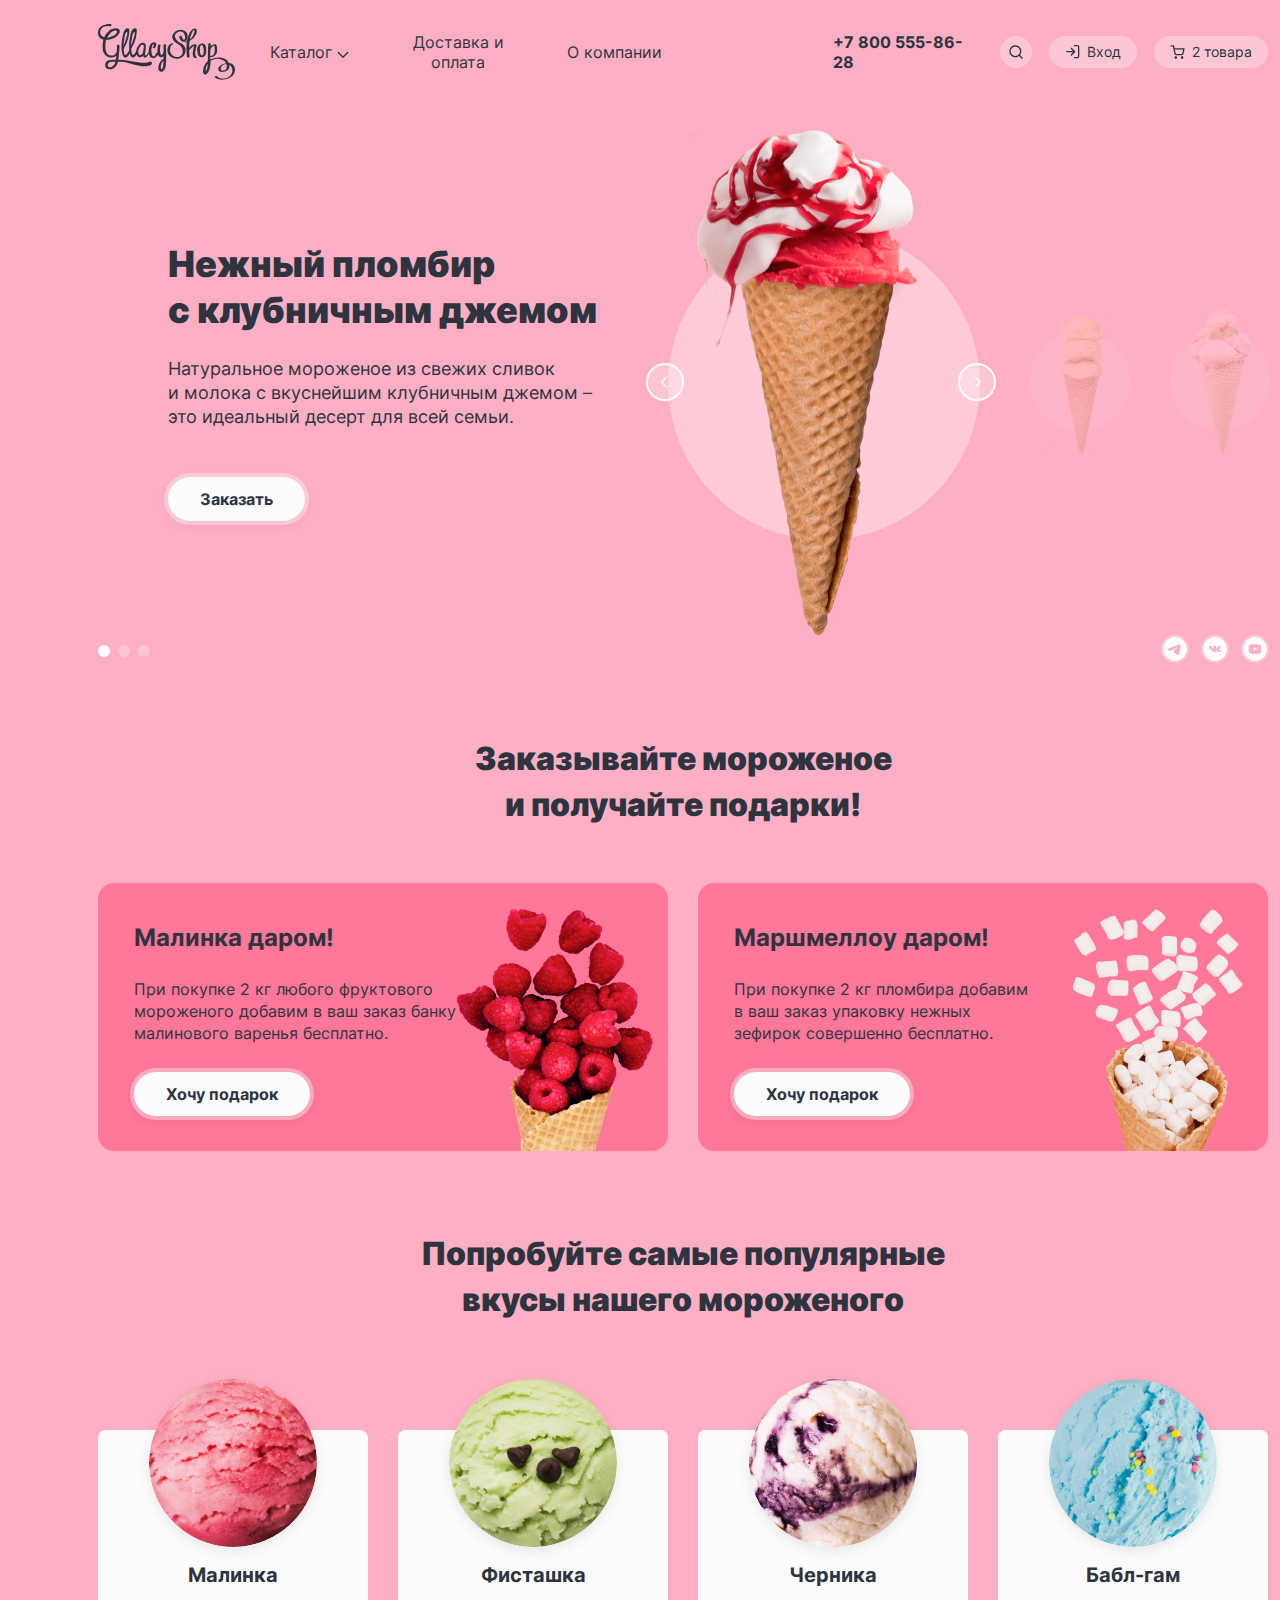
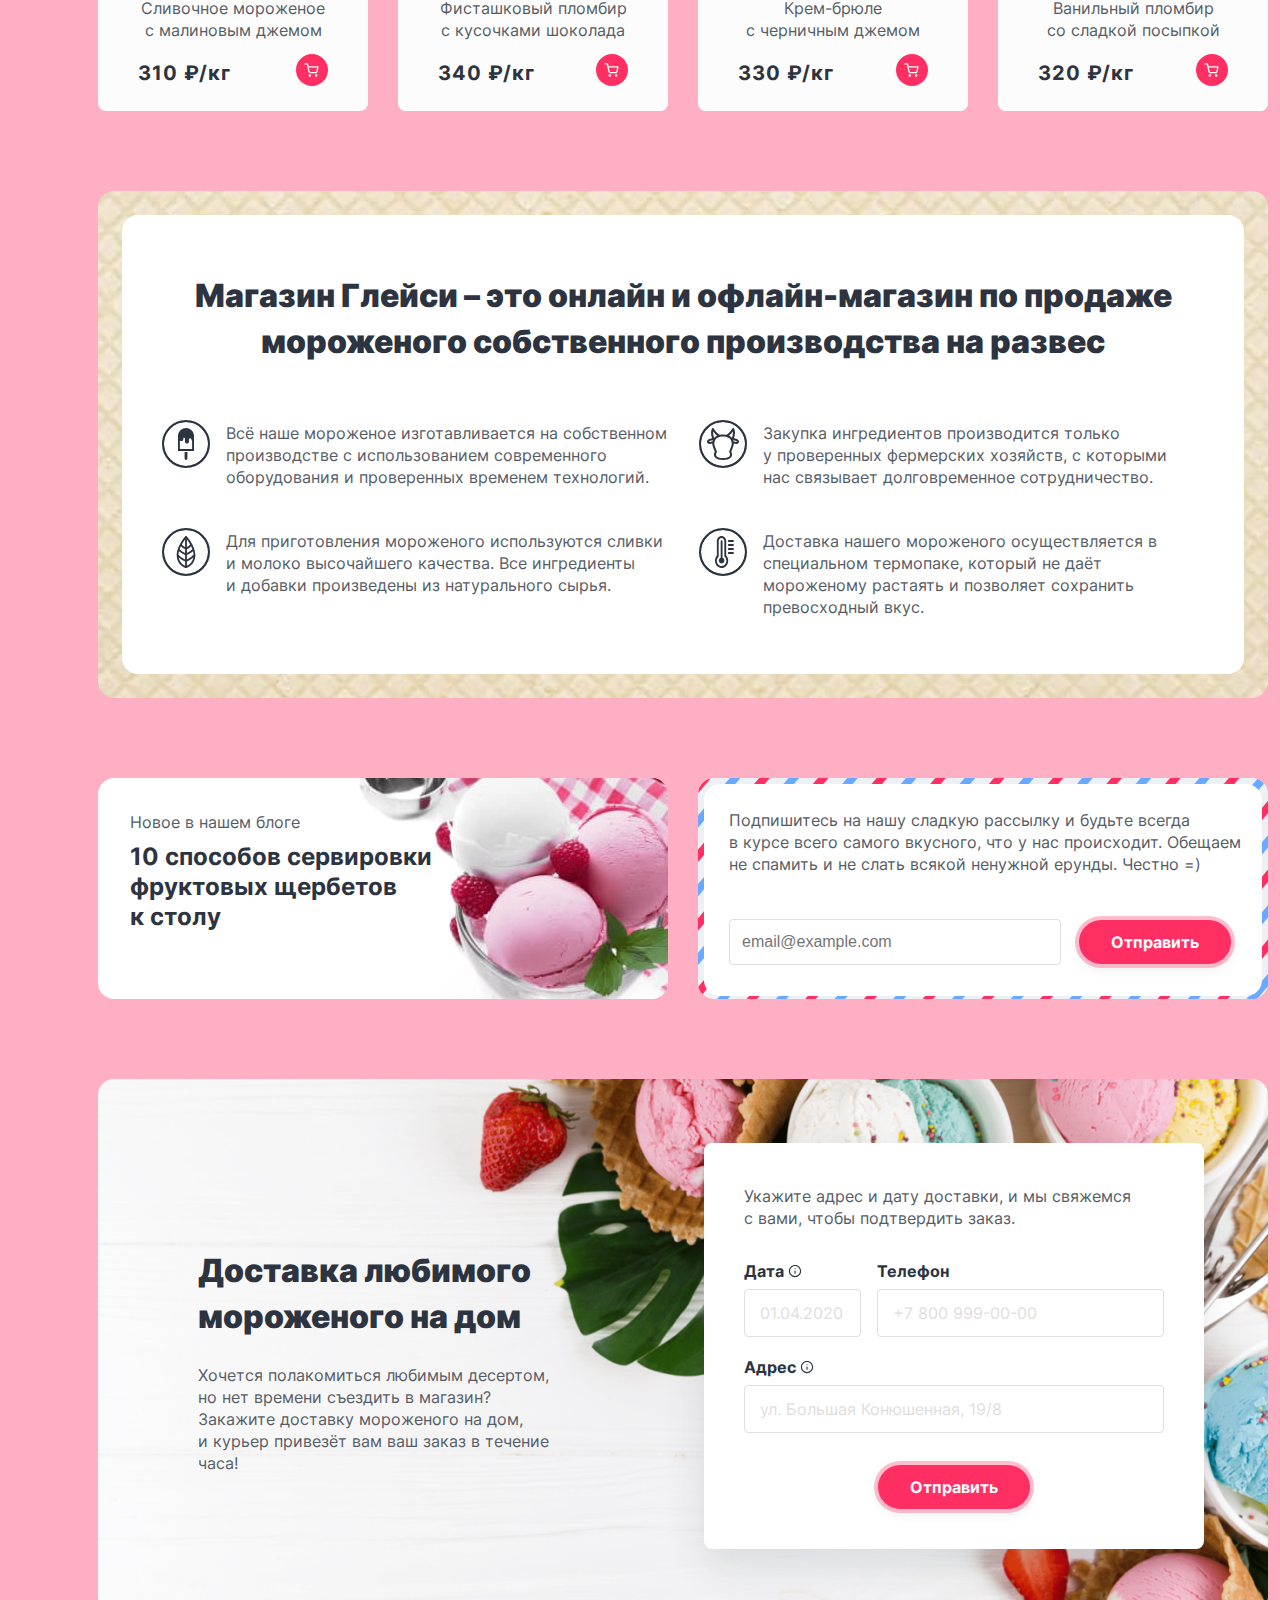
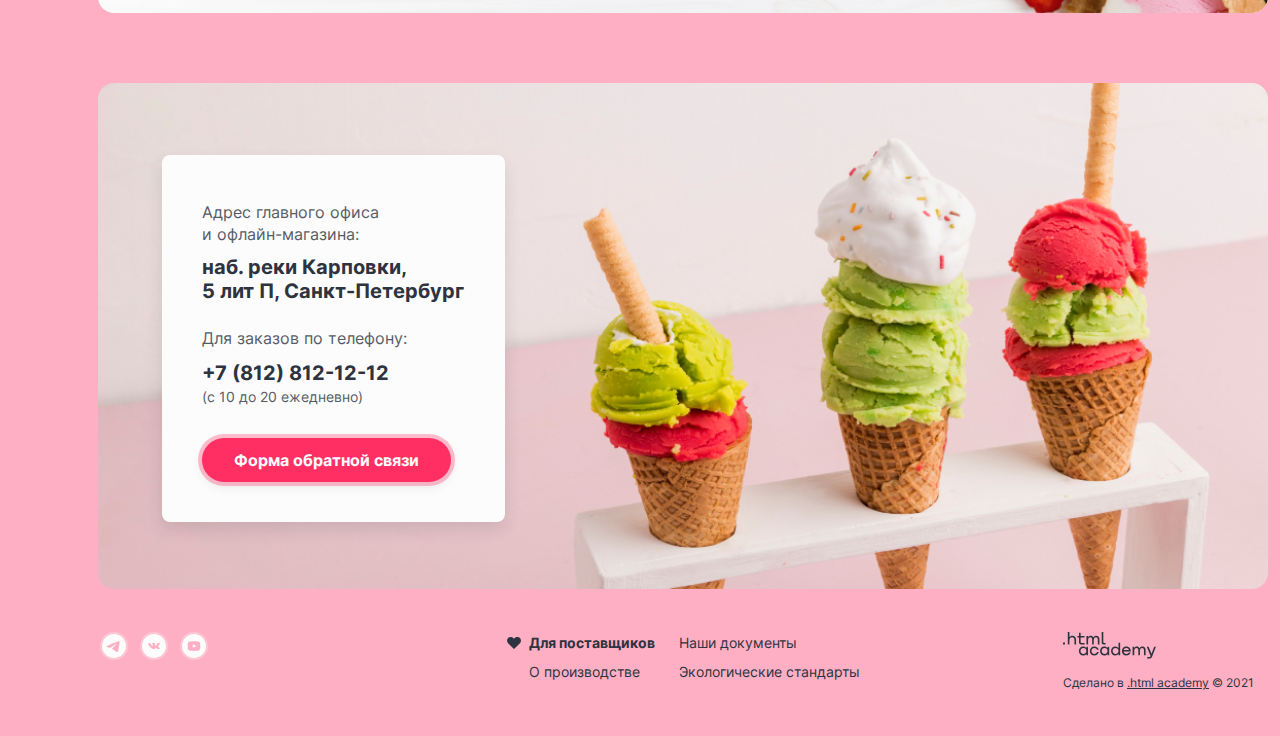
<file: index.html>
<!DOCTYPE html>
<html lang="ru" xmlns="http://www.w3.org/1999/xhtml">

  <head>
    <meta charset="utf-8">
    <title>HTML Academy: Глейси</title>
    <link rel="icon" href="favicon.svg" sizes="32x32" type="image/x-icon">
    <link rel="stylesheet" href="css/style.css">
  <body>
    <div class="container">
      <header class="page-navigation">
        <h1 class="visually-hidden">Магазин мороженого Глейси.</h1>
        <a class="logo no-underline" href="#">
          <img src="images/logo.svg" width="137" height="56" alt="Логотип магазина мороженого «Глейси».">
        </a>

        <nav class="navigation">
          <ul class="navigation-list navigation-chapters reset-list">
            <li class="navigation-item popover-container">
              <h2 class="visually-hidden">Каталог мороженого.</h2>
              <a class="navigation-link no-underline" href="catalog.html">Каталог <svg width="12" height="7"
                  viewBox="0 0 12 7" class="catalog-arrow" xmlns="http://www.w3.org/2000/svg">
                  <path fill-rule="evenodd" clip-rule="evenodd"
                    d="M1.80812 1.0532C1.54777 0.792853 1.12566 0.792853 0.865306 1.0532C0.604957 1.31355 0.604957 1.73566 0.865306 1.99601L5.52565 6.65636C5.52771 6.65847 5.52979 6.66058 5.53189 6.66268C5.66259 6.79337 5.83404 6.85846 6.00534 6.85794C6.1753 6.85744 6.34511 6.79236 6.47478 6.66268C6.47687 6.66059 6.47894 6.6585 6.48099 6.65639L11.1414 1.99601C11.4017 1.73566 11.4017 1.31355 11.1414 1.0532C10.881 0.792853 10.4589 0.792853 10.1986 1.0532L6.00334 5.24842L1.80812 1.0532Z"
                    fill="#2D3440" />
                </svg></a>
              <div class="popover popover-catalog">
                <h3 class="popover-title">Новинки</h3>
                <ul class="reset-list">
                  <li class="text-smaller">
                    <a class="page no-underline" href="catalog.html" tabindex="0">Сливочное</a>
                  </li>
                  <li class="text-smaller">
                    <a class="page no-underline" href="#" tabindex="0">Щербеты</a>
                  </li>
                  <li class="text-smaller">
                    <a class="page no-underline" href="#" tabindex="0">Фруктовый лед</a>
                  </li>
                  <li class="text-smaller">
                    <a class="page no-underline" href="#" tabindex="0">Мелорин</a>
                  </li>
                </ul>
              </div>
            </li>
            <li class="navigation-item">
              <a class="navigation-link no-underline" href="#" tabindex="0">Доставка и оплата</a>
            </li>
            <li class="navigation-item">
              <a class="navigation-link no-underline" href="#" tabindex="0">О компании</a>
            </li>
          </ul>

          <ul class="navigation-list navigation-user reset-list">
            <li class="navigation-item">
              <a class="no-underline navigation-phone-link" href="tel:+78005558628">
                <b class="navigation-phone">+7 800 555-86-28</b></a>
            </li>
            <li class="navigation-item popover-container">
              <a class="navigation-link link-button link-icon-button no-underline" href="#">
                <svg class="navigation-icon" aria-hidden="true" focusable="false" width="16" height="16"
                  viewBox="0 0 16 16" fill="none" xmlns="http://www.w3.org/2000/svg">
                  <path fill-rule="evenodd" clip-rule="evenodd"
                    d="M2.66341 7.33008C2.66341 4.75275 4.75275 2.66341 7.33008 2.66341C9.90741 2.66341 11.9967 4.75275 11.9967 7.33008C11.9967 8.58735 11.4995 9.7285 10.691 10.5676C10.6682 10.5852 10.6462 10.6044 10.6253 10.6253C10.6044 10.6463 10.5852 10.6682 10.5676 10.6911C9.72847 11.4996 8.58734 11.9967 7.33008 11.9967C4.75275 11.9967 2.66341 9.90741 2.66341 7.33008ZM11.0752 12.018C10.0487 12.8391 8.74675 13.3301 7.33008 13.3301C4.01637 13.3301 1.33008 10.6438 1.33008 7.33008C1.33008 4.01637 4.01637 1.33008 7.33008 1.33008C10.6438 1.33008 13.3301 4.01637 13.3301 7.33008C13.3301 8.74676 12.8391 10.0488 12.018 11.0752L14.4681 13.5253C14.7285 13.7857 14.7285 14.2078 14.4681 14.4682C14.2078 14.7285 13.7857 14.7285 13.5253 14.4682L11.0752 12.018Z" />
                </svg>
                <span class="visually-hidden">Поиск.</span></a>

              <div class="popover search-popover">
                <h3 class="visually-hidden heading-h3">Поиск по сайту.</h3>
                <form action="https://echo.htmlacademy.ru/" method="post" class="search-form">
                  <fieldset class="input-search-container">
                    <legend class="visually-hidden">Поиск по сайту.</legend>
                    <label class="visually-hidden" for="search">Поиск по сайту.</label>
                    <input class="form-input text-input" id="search" type="search" name="search"
                      placeholder="Поиск по сайту">
                    <button class="input-search-button" type="reset">
                      <svg aria-hidden="true" focusable="false" width="16" height="16" viewBox="0 0 16 16" fill="none"
                        xmlns="http://www.w3.org/2000/svg">
                        <path fill-rule="evenodd" clip-rule="evenodd"
                          d="M12.803 4.13807C13.0634 3.87772 13.0634 3.45561 12.803 3.19526C12.5427 2.93491 12.1206 2.93491 11.8602 3.19526L7.99914 7.05633L4.13807 3.19526C3.87772 2.93491 3.45561 2.93491 3.19526 3.19526C2.93491 3.45561 2.93491 3.87772 3.19526 4.13807L7.05633 7.99914L3.19526 11.8602C2.93491 12.1206 2.93491 12.5427 3.19526 12.803C3.45561 13.0634 3.87772 13.0634 4.13807 12.803L7.99914 8.94195L11.8602 12.803C12.1206 13.0634 12.5427 13.0634 12.803 12.803C13.0634 12.5427 13.0634 12.1206 12.803 11.8602L8.94195 7.99914L12.803 4.13807Z" />
                      </svg>
                      <span class="visually-hidden">Поиск по сайту.</span>
                    </button>
                  </fieldset>
                </form>
              </div>
            </li>
            <li class="navigation-item popover-container">
              <a class="navigation-link link-button no-underline" href="#" tabindex="0">
                <svg class="navigation-icon" aria-hidden="true" focusable="false" width="16" height="16"
                  viewBox="0 0 16 16" fill="none" xmlns="http://www.w3.org/2000/svg">
                  <path fill-rule="evenodd" clip-rule="evenodd"
                    d="M9 1.66667C9 1.29848 9.29848 1 9.66667 1H12.3333C12.8638 1 13.3725 1.21071 13.7475 1.58579C14.1226 1.96086 14.3333 2.46957 14.3333 3V12.3333C14.3333 12.8638 14.1226 13.3725 13.7475 13.7475C13.3725 14.1226 12.8638 14.3333 12.3333 14.3333H9.66667C9.29848 14.3333 9 14.0349 9 13.6667C9 13.2985 9.29848 13 9.66667 13H12.3333C12.5101 13 12.6797 12.9298 12.8047 12.8047C12.9298 12.6797 13 12.5101 13 12.3333V3C13 2.82319 12.9298 2.65362 12.8047 2.5286C12.6797 2.40357 12.5101 2.33333 12.3333 2.33333H9.66667C9.29848 2.33333 9 2.03486 9 1.66667ZM5.86189 3.86193C6.12224 3.60158 6.54435 3.60158 6.8047 3.86193L10.1338 7.19103C10.1509 7.20785 10.1671 7.22559 10.1824 7.24416C10.2142 7.28296 10.2411 7.32451 10.2628 7.36795C10.3079 7.45781 10.3333 7.55927 10.3333 7.66667C10.3333 7.77529 10.3074 7.87785 10.2613 7.96846C10.241 8.00841 10.2164 8.04675 10.1876 8.08278C10.1708 8.10378 10.1527 8.12375 10.1335 8.14256L6.8047 11.4714C6.54435 11.7318 6.12224 11.7318 5.86189 11.4714C5.60154 11.2111 5.60154 10.7889 5.86189 10.5286L8.05715 8.33333H1.66667C1.29848 8.33333 1 8.03486 1 7.66667C1 7.29848 1.29848 7 1.66667 7H8.05715L5.86189 4.80474C5.60154 4.54439 5.60154 4.12228 5.86189 3.86193Z" />
                </svg>
                <span class="text-smaller">Вход</span></a>

              <div class="popover auth-popover">
                <h3 class="modal-title heading-h3">Личный кабинет</h3>
                <form action="https://echo.htmlacademy.ru/" method="post" class="auth-form">
                  <fieldset class="modal-form">
                    <legend class="visually-hidden">e-mail.</legend>
                    <label class="visually-hidden" for="auth">e-mail.</label>
                    <input class="form-input text-input" id="auth" type="email" name="auth"
                      placeholder="email@example.com" required>
                    <label class="visually-hidden" for="password">Пароль.</label>
                    <input class="form-input text-input" id="password" type="password" name="password"
                      placeholder="Введите пароль" value="123456" required>
                  </fieldset>

                  <div class="auth-container">
                    <button class="button button-dark" type="submit">
                      Войти
                    </button>
                    <div class="popup-links">
                      <a class="popup-link text-smaller" href="#" tabindex="0">Забыли пароль?</a>
                      <a class="popup-link text-smaller" href="#" tabindex="0">Регистрация</a>
                    </div>
                  </div>
                </form>
              </div>
            </li>
            <li class="navigation-item popover-container">
              <a class="navigation-link link-button no-underline" href="#" tabindex="0">
                <svg class="navigation-icon" aria-hidden="true" focusable="false" width="16" height="16"
                  viewBox="0 0 16 16" fill="none" xmlns="http://www.w3.org/2000/svg">
                  <path fill-rule="evenodd" clip-rule="evenodd"
                    d="M1.16667 1.25C0.798477 1.25 0.5 1.54848 0.5 1.91667C0.5 2.28486 0.798477 2.58333 1.16667 2.58333H2.93794L3.40537 4.91872C3.40821 4.93667 3.41176 4.95438 3.416 4.97182L4.38338 9.80515L4.3835 9.80571C4.46706 10.2257 4.69562 10.603 5.02921 10.8715C5.36111 11.1387 5.77595 11.2813 6.20183 11.2748H11.8225C12.2484 11.2813 12.6633 11.1387 12.9952 10.8715C13.3289 10.6029 13.5575 10.2254 13.641 9.80515L13.641 9.80515L13.642 9.80016L14.5691 4.93872C14.6063 4.74355 14.5545 4.54195 14.4279 4.38887C14.3012 4.23578 14.1129 4.14716 13.9142 4.14716H4.61072L4.1381 1.78583C4.07574 1.47426 3.80215 1.25 3.4844 1.25H1.16667ZM5.69098 9.54444L4.87759 5.4805H13.1084L12.3328 9.54736C12.31 9.65988 12.2485 9.7609 12.1591 9.83291C12.0691 9.90535 11.9565 9.94383 11.841 9.94162L11.841 9.94149H11.8282H6.19614V9.94137L6.18337 9.94162C6.06787 9.94383 5.95528 9.90535 5.8653 9.83291C5.77531 9.76048 5.71368 9.6587 5.69117 9.5454L5.69098 9.54444ZM4.55739 13.5054C4.55739 12.8175 5.1151 12.2597 5.80307 12.2597C6.49105 12.2597 7.04876 12.8175 7.04876 13.5054C7.04876 14.1934 6.49105 14.7511 5.80307 14.7511C5.1151 14.7511 4.55739 14.1934 4.55739 13.5054ZM10.9307 13.5054C10.9307 12.8175 11.4884 12.2597 12.1764 12.2597C12.8644 12.2597 13.4221 12.8175 13.4221 13.5054C13.4221 14.1934 12.8644 14.7511 12.1764 14.7511C11.4884 14.7511 10.9307 14.1934 10.9307 13.5054Z" />
                </svg>
                <span class="text-smaller">2 товара</span></a>

              <div class="popover cart-popover visually-menu">
                <h3 class="heading-h3">Корзина</h3>
                <ul class="reset-list cart-items">
                  <li class="cart-item">
                    <img class="cart-item-image" src="images/rastberry-in-basket.png" width="46" height="46"
                      alt="Мороженое с малиновым джемом.">
                    <div>
                      <h4 class="heading-h4 cart-item-title">Малинка</h4>
                      <span class="cart-description">1&nbsp;кг х 310&nbsp;₽</span>
                    </div>
                    <b class="cart-item-price">310&nbsp;₽</b>
                    <button type="button" class="cross-btn" aria-label="Удалить"><svg aria-hidden="true" focusable="false" width="16" height="16" viewBox="0 0 16 16" fill="none"
                      xmlns="http://www.w3.org/2000/svg">
                      <path fill-rule="evenodd" clip-rule="evenodd"
                        d="M12.803 4.13807C13.0634 3.87772 13.0634 3.45561 12.803 3.19526C12.5427 2.93491 12.1206 2.93491 11.8602 3.19526L7.99914 7.05633L4.13807 3.19526C3.87772 2.93491 3.45561 2.93491 3.19526 3.19526C2.93491 3.45561 2.93491 3.87772 3.19526 4.13807L7.05633 7.99914L3.19526 11.8602C2.93491 12.1206 2.93491 12.5427 3.19526 12.803C3.45561 13.0634 3.87772 13.0634 4.13807 12.803L7.99914 8.94195L11.8602 12.803C12.1206 13.0634 12.5427 13.0634 12.803 12.803C13.0634 12.5427 13.0634 12.1206 12.803 11.8602L8.94195 7.99914L12.803 4.13807Z" />
                    </svg></button>
                  </li>
                  <li class="cart-item">
                    <img class="cart-item-image" src="images/bubl-gum-in-basket.png" width="46" height="46"
                      alt="Ванильное мороженое с посыпкой.">
                    <div>
                      <h4 class="heading-h4 cart-item-title">Бабл-гам</h4>
                      <span class="cart-description">1,5&nbsp;кг х 320&nbsp;₽</span>
                    </div>
                    <b class="cart-item-price">480 ₽</b>
                    <button type="button" class="cross-btn" aria-label="Удалить"><svg aria-hidden="true" focusable="false" width="16" height="16" viewBox="0 0 16 16" fill="none"
                      xmlns="http://www.w3.org/2000/svg">
                      <path fill-rule="evenodd" clip-rule="evenodd"
                        d="M12.803 4.13807C13.0634 3.87772 13.0634 3.45561 12.803 3.19526C12.5427 2.93491 12.1206 2.93491 11.8602 3.19526L7.99914 7.05633L4.13807 3.19526C3.87772 2.93491 3.45561 2.93491 3.19526 3.19526C2.93491 3.45561 2.93491 3.87772 3.19526 4.13807L7.05633 7.99914L3.19526 11.8602C2.93491 12.1206 2.93491 12.5427 3.19526 12.803C3.45561 13.0634 3.87772 13.0634 4.13807 12.803L7.99914 8.94195L11.8602 12.803C12.1206 13.0634 12.5427 13.0634 12.803 12.803C13.0634 12.5427 13.0634 12.1206 12.803 11.8602L8.94195 7.99914L12.803 4.13807Z" />
                    </svg></button>
                  </li>
                </ul>

                <div class="cart-actions">
                  <button class="button button-dark cart-button bascket-btn" type="button">
                    Оформить заказ
                  </button>
                  <b class="cart-final-price">Итого: 790&nbsp;₽</b>
                </div>
              </div>

              <div class="popover cart-popover-empty visually-hidden">
                <h3 class="heading-h3">Ваша корзина пока пуста</h3>
              </div>
            </li>
          </ul>
        </nav>
      </header>

      <main class="main">
        <section class="intro">
          <div class="intro-container active">
            <h2 class="heading-h1 intro-title">
              Нежный пломбир с&nbsp;клубничным джемом
            </h2>
            <p class="intro-description">
              Натуральное мороженое из свежих сливок и&nbsp;молока&nbsp;с вкуснейшим клубничным джемом – <br>это
              идеальный
              десерт
              для всей
              семьи.</p>
            <a class="button-light button no-underline" href="#" tabindex="0">Заказать</a>
          </div>

          <div class="intro-container visually-hidden">
            <h2 class="heading-h1 intro-title">
              Сливочное мороженое со&nbsp;вкусом банана
            </h2>
            <p class="intro-description">
              Сливочное мороженое с ярким банановым вкусом подарит вам свежесть и наслаждение даже в самый жаркий летний
              день.</p>
          </div>

          <div class="intro-container visually-hidden">
            <h2 class="heading-h1 intro-title">
              Карамельный пломбир с&nbsp;маршмеллоу
            </h2>
            <p class="intro-description">
              Необычный сладкий десерт с карамельным топпингом и кусочками зефира завоюет сердца сладкоежек всех
              возрастов.
            </p>
          </div>

          <ol class="slider-pagination-list reset-list">
          <!--Слайды изменяются засчёт добавления и удаления клаccа active-->
            <li class="slider-pagination-item active">
              <button class="slider-button slider-preview button" type="button">
                <svg aria-hidden="true" focusable="false" width="16" height="16" viewBox="0 0 16 16" fill="none"
                  xmlns="http://www.w3.org/2000/svg">
                  <path fill-rule="evenodd" clip-rule="evenodd"
                    d="M9.8033 3.80515C10.063 3.54545 10.063 3.12439 9.8033 2.8647C9.54361 2.605 9.12255 2.605 8.86285 2.8647L4.19477 7.53277C3.93593 7.79162 3.93508 8.21075 4.19221 8.47065C4.19338 8.47183 4.19454 8.47301 4.19572 8.47418L8.8638 13.1423C9.12349 13.402 9.54455 13.402 9.80425 13.1423C10.0639 12.8826 10.0639 12.4615 9.80425 12.2018L5.60545 8.00301L9.8033 3.80515Z" />
                </svg>
                <span class="visually-hidden">Предыдущее фото.</span>
              </button>

              <div class="slider-pagination-button">
                <img src="images/stroberry-icecream.png" class="slider-pagination-img"  width="306" height="501" alt="Мороженое с клубничным джемом.">
                <span class="visually-hidden">Клубничное мороженое.</span>
              </div>

              <button class="slider-button slider-next button" type="button">
                <svg aria-hidden="true" focusable="false" width="16" height="16" viewBox="0 0 16 16" fill="none"
                  xmlns="http://www.w3.org/2000/svg">
                  <path fill-rule="evenodd" clip-rule="evenodd"
                    d="M7.13526 2.8647C6.87557 2.605 6.45451 2.605 6.19481 2.8647C5.93511 3.12439 5.93511 3.54545 6.19481 3.80515L10.3961 8.00643L6.19477 12.2077C5.93508 12.4674 5.93508 12.8885 6.19477 13.1482C6.45447 13.4079 6.87553 13.4079 7.13523 13.1482L11.804 8.47944C11.8049 8.47852 11.8058 8.47759 11.8068 8.47666C12.0665 8.21696 12.0665 7.79591 11.8068 7.53621L7.13526 2.8647Z" />
                </svg>
                <span class="visually-hidden">Следующее фото.</span>
              </button>
            </li>
            <li class="slider-pagination-item">
              <button class="slider-button slider-preview button" type="button">
                <svg aria-hidden="true" focusable="false" width="16" height="16" viewBox="0 0 16 16" fill="none"
                  xmlns="http://www.w3.org/2000/svg">
                  <path fill-rule="evenodd" clip-rule="evenodd"
                    d="M9.8033 3.80515C10.063 3.54545 10.063 3.12439 9.8033 2.8647C9.54361 2.605 9.12255 2.605 8.86285 2.8647L4.19477 7.53277C3.93593 7.79162 3.93508 8.21075 4.19221 8.47065C4.19338 8.47183 4.19454 8.47301 4.19572 8.47418L8.8638 13.1423C9.12349 13.402 9.54455 13.402 9.80425 13.1423C10.0639 12.8826 10.0639 12.4615 9.80425 12.2018L5.60545 8.00301L9.8033 3.80515Z" />
                </svg>
                <span class="visually-hidden">Предыдущее фото.</span>
              </button>
              <button class="slider-pagination-button" type="button">
                <img src="images/banana-icecream.png" class="slider-pagination-img" width="100" height="147" alt="Мороженое со вкусом банана.">
                <span class="visually-hidden">Банановое мороженое.</span>
              </button>
              <button class="slider-button slider-next button" type="button">
                <svg aria-hidden="true" focusable="false" width="16" height="16" viewBox="0 0 16 16" fill="none"
                  xmlns="http://www.w3.org/2000/svg">
                  <path fill-rule="evenodd" clip-rule="evenodd"
                    d="M7.13526 2.8647C6.87557 2.605 6.45451 2.605 6.19481 2.8647C5.93511 3.12439 5.93511 3.54545 6.19481 3.80515L10.3961 8.00643L6.19477 12.2077C5.93508 12.4674 5.93508 12.8885 6.19477 13.1482C6.45447 13.4079 6.87553 13.4079 7.13523 13.1482L11.804 8.47944C11.8049 8.47852 11.8058 8.47759 11.8068 8.47666C12.0665 8.21696 12.0665 7.79591 11.8068 7.53621L7.13526 2.8647Z" />
                </svg>
                <span class="visually-hidden">Следующее фото.</span>
              </button>
            </li>
            <li class="slider-pagination-item">
              <button class="slider-button slider-preview button" type="button">
                <svg aria-hidden="true" focusable="false" width="16" height="16" viewBox="0 0 16 16" fill="none"
                  xmlns="http://www.w3.org/2000/svg">
                  <path fill-rule="evenodd" clip-rule="evenodd"
                    d="M9.8033 3.80515C10.063 3.54545 10.063 3.12439 9.8033 2.8647C9.54361 2.605 9.12255 2.605 8.86285 2.8647L4.19477 7.53277C3.93593 7.79162 3.93508 8.21075 4.19221 8.47065C4.19338 8.47183 4.19454 8.47301 4.19572 8.47418L8.8638 13.1423C9.12349 13.402 9.54455 13.402 9.80425 13.1423C10.0639 12.8826 10.0639 12.4615 9.80425 12.2018L5.60545 8.00301L9.8033 3.80515Z" />
                </svg>
                <span class="visually-hidden">Предыдущее фото.</span>
              </button>
              <button class="slider-pagination-button" type="button">
                <img src="images/caramell-icecrem.png" class="slider-pagination-img"  width="100" height="147" alt="Мороженое с карамелью и маршмеллоу.">
                <span class="visually-hidden">Карамельное мороженое.</span>
              </button>
              <button class="slider-button slider-next button" type="button">
                <svg aria-hidden="true" focusable="false" width="16" height="16" viewBox="0 0 16 16" fill="none"
                  xmlns="http://www.w3.org/2000/svg">
                  <path fill-rule="evenodd" clip-rule="evenodd"
                    d="M7.13526 2.8647C6.87557 2.605 6.45451 2.605 6.19481 2.8647C5.93511 3.12439 5.93511 3.54545 6.19481 3.80515L10.3961 8.00643L6.19477 12.2077C5.93508 12.4674 5.93508 12.8885 6.19477 13.1482C6.45447 13.4079 6.87553 13.4079 7.13523 13.1482L11.804 8.47944C11.8049 8.47852 11.8058 8.47759 11.8068 8.47666C12.0665 8.21696 12.0665 7.79591 11.8068 7.53621L7.13526 2.8647Z" />
                </svg>
                <span class="visually-hidden">Следующее фото.</span>
              </button>
            </li>
          </ol>

          <div class="bullet-container">
            <ol class="slider-pagination-bullet reset-list">
              <li class="slider-pagination-bullet">
                <button class="bullet bullet-current" type="button">
                  <span class="visually-hidden">Клубничное мороженое.</span>
                </button>
              </li>
              <li class="slider-pagination-bullet">
                <button class="bullet" type="button">
                  <span class="visually-hidden">Банановое мороженое.</span>
                </button>
              </li>
              <li class="slider-pagination-bullet">
                <button class="bullet" type="button">
                  <span class="visually-hidden">Карамельное мороженое.</span>
                </button>
              </li>
            </ol>

            <ul class="social reset-list page-social">
              <li class="social-item">
                <a class="social-link no-underline" href="https://t.me/htmlacademy" tabindex="0">
                  <svg aria-hidden="true" focusable="false" width="24" height="24" viewBox="0 0 24 24" fill="none"
                    xmlns="http://www.w3.org/2000/svg">
                    <path fill-rule="evenodd" clip-rule="evenodd"
                      d="M24 12C24 18.627 18.627 24 12 24C5.373 24 0 18.627 0 12C0 5.373 5.373 0 12 0C18.627 0 24 5.373 24 12ZM12.43 8.859C11.263 9.344 8.93 10.349 5.432 11.873C4.864 12.099 4.566 12.32 4.539 12.536C4.493 12.902 4.951 13.046 5.573 13.241C5.658 13.268 5.746 13.295 5.836 13.325C6.449 13.524 7.273 13.757 7.701 13.766C8.09 13.774 8.524 13.614 9.003 13.286C12.271 11.079 13.958 9.964 14.064 9.94C14.139 9.923 14.243 9.901 14.313 9.964C14.383 10.026 14.376 10.144 14.369 10.176C14.323 10.369 12.529 12.038 11.599 12.902C11.309 13.171 11.104 13.362 11.062 13.406C10.968 13.503 10.872 13.596 10.78 13.685C10.21 14.233 9.784 14.645 10.804 15.317C11.294 15.64 11.686 15.907 12.077 16.173C12.504 16.464 12.93 16.754 13.482 17.116C13.622 17.208 13.756 17.303 13.887 17.396C14.384 17.751 14.831 18.069 15.383 18.019C15.703 17.989 16.035 17.688 16.203 16.789C16.6 14.663 17.382 10.059 17.563 8.161C17.574 8.00341 17.5673 7.84509 17.543 7.689C17.5285 7.56293 17.4671 7.44693 17.371 7.364C17.228 7.247 17.006 7.222 16.906 7.224C16.455 7.232 15.763 7.473 12.43 8.859Z" />
                  </svg>
                  <span class="visually-hidden">Телеграм.</span></a>
              </li>
              <li class="social-item">
                <a class="social-link no-underline" href="https://vk.com/htmlacademy" tabindex="0">
                  <svg aria-hidden="true" focusable="false" width="24" height="24" viewBox="0 0 24 24" fill="none"
                    xmlns="http://www.w3.org/2000/svg">
                    <path fill-rule="evenodd" clip-rule="evenodd"
                      d="M24 12C24 18.6274 18.6274 24 12 24C5.37258 24 0 18.6274 0 12C0 5.37258 5.37258 0 12 0C18.6274 0 24 5.37258 24 12ZM12.5884 14.9749H11.8711C11.8711 14.9749 10.2885 15.0584 8.89479 13.7867C7.37486 12.3995 6.03249 9.64702 6.03249 9.64702C6.03249 9.64702 5.95511 9.46654 6.03917 9.3793C6.13366 9.28121 6.39106 9.27493 6.39106 9.27493L8.10567 9.26508C8.10567 9.26508 8.26727 9.28878 8.38294 9.36317C8.47824 9.42457 8.53167 9.53936 8.53167 9.53936C8.53167 9.53936 8.80878 10.1536 9.17581 10.7093C9.89212 11.7942 10.2258 12.0315 10.469 11.9152C10.8233 11.7458 10.7171 10.3816 10.7171 10.3816C10.7171 10.3816 10.7236 9.88646 10.5387 9.66601C10.3955 9.4951 10.1254 9.44527 10.0062 9.43128C9.90971 9.42 10.0681 9.22367 10.2733 9.13558C10.5819 9.00308 11.1268 8.99551 11.7706 9.00136C12.2722 9.00579 12.4165 9.0332 12.6127 9.07475C13.0677 9.17105 13.0536 9.47963 13.0229 10.1454C13.0138 10.3444 13.0032 10.5752 13.0032 10.8418C13.0032 10.9018 13.0012 10.9657 12.9991 11.0315C12.9885 11.3725 12.9763 11.7629 13.2324 11.908C13.3637 11.9822 13.6849 11.9191 14.4884 10.7233C14.8693 10.1566 15.1549 9.49024 15.1549 9.49024C15.1549 9.49024 15.2173 9.37145 15.3142 9.32048C15.4134 9.26851 15.5472 9.2845 15.5472 9.2845L17.3515 9.27465C17.3515 9.27465 17.8937 9.21796 17.9815 9.43242C18.0735 9.65758 17.7788 10.1833 17.0417 11.0444C16.3463 11.8567 16.006 12.1587 16.0328 12.4236C16.0527 12.6198 16.2739 12.7957 16.7015 13.1436C17.5897 13.8661 17.8264 14.2455 17.8827 14.3357C17.8872 14.343 17.8906 14.3484 17.893 14.3519C18.2905 14.9296 17.4522 14.9749 17.4522 14.9749L15.8497 14.9944C15.8497 14.9944 15.5053 15.0543 15.0521 14.7814C14.8151 14.6388 14.5833 14.406 14.3626 14.1842C14.0251 13.8451 13.7131 13.5316 13.4469 13.6056C13.0002 13.7298 13.0143 14.5734 13.0143 14.5734C13.0143 14.5734 13.0175 14.7536 12.9157 14.8495C12.8051 14.954 12.5884 14.9749 12.5884 14.9749Z" />
                  </svg>
                  <span class="visually-hidden">ВКонтакте.</span></a>
              </li>
              <li class="social-item">
                <a class="social-link no-underline" href="https://www.youtube.com/user/htmlacademyru" tabindex="0">
                  <svg aria-hidden="true" focusable="false" width="24" height="24" viewBox="0 0 24 24" fill="none"
                    xmlns="http://www.w3.org/2000/svg">
                    <path
                      d="M14.0037 11.7913L11.1963 10.4813C10.9513 10.3675 10.75 10.495 10.75 10.7662V13.2338C10.75 13.505 10.9513 13.6325 11.1963 13.5188L14.0025 12.2087C14.2488 12.0938 14.2487 11.9063 14.0037 11.7913ZM12 0C5.3725 0 0 5.3725 0 12C0 18.6275 5.3725 24 12 24C18.6275 24 24 18.6275 24 12C24 5.3725 18.6275 0 12 0ZM12 16.875C5.8575 16.875 5.75 16.3213 5.75 12C5.75 7.67875 5.8575 7.125 12 7.125C18.1425 7.125 18.25 7.67875 18.25 12C18.25 16.3213 18.1425 16.875 12 16.875Z" />
                  </svg>
                  <span class="visually-hidden">Ютуб.</span></a>
              </li>
            </ul>
          </div>
        </section>

        <section class="banners">
          <h2 class="heading-h2 banners-title">Заказывайте мороженое<br> и получайте подарки!</h2>
          <ul class="banners-list reset-list">
            <li class="banners-item banners-item-raspberry">
              <h3 class="heading-h3">Малинка даром!</h3>
              <p class="banners-description">
                При покупке 2&nbsp;кг любого фруктового мороженого добавим в ваш заказ банку малинового варенья
                бесплатно.</p>
              <a class="button-light button no-underline" href="#" tabindex="0">Хочу подарок</a>
            </li>
            <li class="banners-item banners-item-marshmellow">
              <h3 class="heading-h3">Маршмеллоу даром!</h3>
              <p class="banners-description">
                При покупке 2&nbsp;кг пломбира добавим в&nbsp;ваш заказ упаковку нежных<br> зефирок совершенно
                бесплатно.
              </p>
              <a class="button-light button no-underline" href="#" tabindex="0">Хочу подарок</a>
            </li>
          </ul>
        </section>

        <section class="offers">
          <h2 class="heading-h2 heading-h2-title">Попробуйте самые популярные<br> вкусы нашего мороженого</h2>
          <ul class="offers-list reset-list">
            <li class="offers-item">
              <a class="no-underline offers-link" href="#" tabindex="0">
                <img class="offers-image" src="images/raspberry.png" width="168" height="168"
                  alt="Мороженое с малиновым джемом.">
                <h3 class="heading-h4">Малинка</h3>
                <p class="offers-description text-color-secondary text-align-center">
                  Сливочное мороженое с малиновым джемом</p>
              </a>
              <div class="offers-order">
                <b class="offers-price">310 &#8381;/кг</b>
                <a class="offers-button button no-underline link-button link-icon-button" href="#" tabindex="0">
                  <svg class="navigation-icon" aria-hidden="true" focusable="false" width="16" height="16"
                    viewBox="0 0 16 16" fill="none" xmlns="http://www.w3.org/2000/svg">
                    <path fill-rule="evenodd" clip-rule="evenodd"
                      d="M1.16667 1.25C0.798477 1.25 0.5 1.54848 0.5 1.91667C0.5 2.28486 0.798477 2.58333 1.16667 2.58333H2.93794L3.40537 4.91872C3.40821 4.93667 3.41176 4.95438 3.416 4.97182L4.38338 9.80515L4.3835 9.80571C4.46706 10.2257 4.69562 10.603 5.02921 10.8715C5.36111 11.1387 5.77595 11.2813 6.20183 11.2748H11.8225C12.2484 11.2813 12.6633 11.1387 12.9952 10.8715C13.3289 10.6029 13.5575 10.2254 13.641 9.80515L13.641 9.80515L13.642 9.80016L14.5691 4.93872C14.6063 4.74355 14.5545 4.54195 14.4279 4.38887C14.3012 4.23578 14.1129 4.14716 13.9142 4.14716H4.61072L4.1381 1.78583C4.07574 1.47426 3.80215 1.25 3.4844 1.25H1.16667ZM5.69098 9.54444L4.87759 5.4805H13.1084L12.3328 9.54736C12.31 9.65988 12.2485 9.7609 12.1591 9.83291C12.0691 9.90535 11.9565 9.94383 11.841 9.94162L11.841 9.94149H11.8282H6.19614V9.94137L6.18337 9.94162C6.06787 9.94383 5.95528 9.90535 5.8653 9.83291C5.77531 9.76048 5.71368 9.6587 5.69117 9.5454L5.69098 9.54444ZM4.55739 13.5054C4.55739 12.8175 5.1151 12.2597 5.80307 12.2597C6.49105 12.2597 7.04876 12.8175 7.04876 13.5054C7.04876 14.1934 6.49105 14.7511 5.80307 14.7511C5.1151 14.7511 4.55739 14.1934 4.55739 13.5054ZM10.9307 13.5054C10.9307 12.8175 11.4884 12.2597 12.1764 12.2597C12.8644 12.2597 13.4221 12.8175 13.4221 13.5054C13.4221 14.1934 12.8644 14.7511 12.1764 14.7511C11.4884 14.7511 10.9307 14.1934 10.9307 13.5054Z" />
                  </svg>
                  <span class="visually-hidden">Добавить в корзину.</span></a>
              </div>
            </li>
            <li class="offers-item">
              <a class="no-underline offers-link" href="#" tabindex="0">
                <img class="offers-image" src="images/pistachio.png" width="168" height="168"
                  alt="Фисташковое мороженое с шоколадом.">
                <h3 class="heading-h4">Фисташка</h3>
                <p class="offers-description text-color-secondary text-align-center">Фисташковый пломбир с кусочками
                  шоколада</p>
              </a>
              <div class="offers-order">
                <b class="offers-price">340 &#8381;/кг</b>
                <a class="offers-button button no-underline link-button link-icon-button" href="#" tabindex="0">
                  <svg class="navigation-icon" aria-hidden="true" focusable="false" width="16" height="16"
                    viewBox="0 0 16 16" fill="none" xmlns="http://www.w3.org/2000/svg">
                    <path fill-rule="evenodd" clip-rule="evenodd"
                      d="M1.16667 1.25C0.798477 1.25 0.5 1.54848 0.5 1.91667C0.5 2.28486 0.798477 2.58333 1.16667 2.58333H2.93794L3.40537 4.91872C3.40821 4.93667 3.41176 4.95438 3.416 4.97182L4.38338 9.80515L4.3835 9.80571C4.46706 10.2257 4.69562 10.603 5.02921 10.8715C5.36111 11.1387 5.77595 11.2813 6.20183 11.2748H11.8225C12.2484 11.2813 12.6633 11.1387 12.9952 10.8715C13.3289 10.6029 13.5575 10.2254 13.641 9.80515L13.641 9.80515L13.642 9.80016L14.5691 4.93872C14.6063 4.74355 14.5545 4.54195 14.4279 4.38887C14.3012 4.23578 14.1129 4.14716 13.9142 4.14716H4.61072L4.1381 1.78583C4.07574 1.47426 3.80215 1.25 3.4844 1.25H1.16667ZM5.69098 9.54444L4.87759 5.4805H13.1084L12.3328 9.54736C12.31 9.65988 12.2485 9.7609 12.1591 9.83291C12.0691 9.90535 11.9565 9.94383 11.841 9.94162L11.841 9.94149H11.8282H6.19614V9.94137L6.18337 9.94162C6.06787 9.94383 5.95528 9.90535 5.8653 9.83291C5.77531 9.76048 5.71368 9.6587 5.69117 9.5454L5.69098 9.54444ZM4.55739 13.5054C4.55739 12.8175 5.1151 12.2597 5.80307 12.2597C6.49105 12.2597 7.04876 12.8175 7.04876 13.5054C7.04876 14.1934 6.49105 14.7511 5.80307 14.7511C5.1151 14.7511 4.55739 14.1934 4.55739 13.5054ZM10.9307 13.5054C10.9307 12.8175 11.4884 12.2597 12.1764 12.2597C12.8644 12.2597 13.4221 12.8175 13.4221 13.5054C13.4221 14.1934 12.8644 14.7511 12.1764 14.7511C11.4884 14.7511 10.9307 14.1934 10.9307 13.5054Z" />
                  </svg>
                  <span class="visually-hidden">Добавить в корзину.</span></a>
              </div>
              <div class="offers-underlay"></div>
            </li>
            <li class="offers-item">
              <a class="no-underline offers-link" href="#" tabindex="0">
                <img class="offers-image" src="images/blueberry.png" width="168" height="168"
                  alt="Мороженое крем-брюле с черничным джемом.">
                <h3 class="heading-h4">Черника</h3>
                <p class="offers-description text-color-secondary text-align-center">Крем-брюле с&nbsp;черничным
                  джемом</p>
              </a>
              <div class="offers-order">
                <b class="offers-price">330 &#8381;/кг</b>
                <a class="offers-button button no-underline link-button link-icon-button" href="#" tabindex="0">
                  <svg class="navigation-icon" aria-hidden="true" focusable="false" width="16" height="16"
                    viewBox="0 0 16 16" fill="none" xmlns="http://www.w3.org/2000/svg">
                    <path fill-rule="evenodd" clip-rule="evenodd"
                      d="M1.16667 1.25C0.798477 1.25 0.5 1.54848 0.5 1.91667C0.5 2.28486 0.798477 2.58333 1.16667 2.58333H2.93794L3.40537 4.91872C3.40821 4.93667 3.41176 4.95438 3.416 4.97182L4.38338 9.80515L4.3835 9.80571C4.46706 10.2257 4.69562 10.603 5.02921 10.8715C5.36111 11.1387 5.77595 11.2813 6.20183 11.2748H11.8225C12.2484 11.2813 12.6633 11.1387 12.9952 10.8715C13.3289 10.6029 13.5575 10.2254 13.641 9.80515L13.641 9.80515L13.642 9.80016L14.5691 4.93872C14.6063 4.74355 14.5545 4.54195 14.4279 4.38887C14.3012 4.23578 14.1129 4.14716 13.9142 4.14716H4.61072L4.1381 1.78583C4.07574 1.47426 3.80215 1.25 3.4844 1.25H1.16667ZM5.69098 9.54444L4.87759 5.4805H13.1084L12.3328 9.54736C12.31 9.65988 12.2485 9.7609 12.1591 9.83291C12.0691 9.90535 11.9565 9.94383 11.841 9.94162L11.841 9.94149H11.8282H6.19614V9.94137L6.18337 9.94162C6.06787 9.94383 5.95528 9.90535 5.8653 9.83291C5.77531 9.76048 5.71368 9.6587 5.69117 9.5454L5.69098 9.54444ZM4.55739 13.5054C4.55739 12.8175 5.1151 12.2597 5.80307 12.2597C6.49105 12.2597 7.04876 12.8175 7.04876 13.5054C7.04876 14.1934 6.49105 14.7511 5.80307 14.7511C5.1151 14.7511 4.55739 14.1934 4.55739 13.5054ZM10.9307 13.5054C10.9307 12.8175 11.4884 12.2597 12.1764 12.2597C12.8644 12.2597 13.4221 12.8175 13.4221 13.5054C13.4221 14.1934 12.8644 14.7511 12.1764 14.7511C11.4884 14.7511 10.9307 14.1934 10.9307 13.5054Z" />
                  </svg>
                  <span class="visually-hidden">Добавить в корзину.</span></a>
              </div>
              <div class="offers-underlay"></div>
            </li>
            <li class="offers-item">
              <a class="no-underline offers-link" href="#" tabindex="0">
                <img class="offers-image" src="images/bubl-gum.png" width="168" height="168"
                  alt="Ванильное мороженое с посыпкой.">
                <h3 class="heading-h4">Бабл-гам</h3>
                <p class="offers-description text-color-secondary text-align-center">Ванильный пломбир со&nbsp;сладкой
                  посыпкой</p>
              </a>
              <div class="offers-order">
                <b class="offers-price">320 &#8381;/кг</b>
                <a class="offers-button button no-underline link-button link-icon-button" href="#" tabindex="0">
                  <svg class="navigation-icon" aria-hidden="true" focusable="false" width="16" height="16"
                    viewBox="0 0 16 16" fill="none" xmlns="http://www.w3.org/2000/svg">
                    <path fill-rule="evenodd" clip-rule="evenodd"
                      d="M1.16667 1.25C0.798477 1.25 0.5 1.54848 0.5 1.91667C0.5 2.28486 0.798477 2.58333 1.16667 2.58333H2.93794L3.40537 4.91872C3.40821 4.93667 3.41176 4.95438 3.416 4.97182L4.38338 9.80515L4.3835 9.80571C4.46706 10.2257 4.69562 10.603 5.02921 10.8715C5.36111 11.1387 5.77595 11.2813 6.20183 11.2748H11.8225C12.2484 11.2813 12.6633 11.1387 12.9952 10.8715C13.3289 10.6029 13.5575 10.2254 13.641 9.80515L13.641 9.80515L13.642 9.80016L14.5691 4.93872C14.6063 4.74355 14.5545 4.54195 14.4279 4.38887C14.3012 4.23578 14.1129 4.14716 13.9142 4.14716H4.61072L4.1381 1.78583C4.07574 1.47426 3.80215 1.25 3.4844 1.25H1.16667ZM5.69098 9.54444L4.87759 5.4805H13.1084L12.3328 9.54736C12.31 9.65988 12.2485 9.7609 12.1591 9.83291C12.0691 9.90535 11.9565 9.94383 11.841 9.94162L11.841 9.94149H11.8282H6.19614V9.94137L6.18337 9.94162C6.06787 9.94383 5.95528 9.90535 5.8653 9.83291C5.77531 9.76048 5.71368 9.6587 5.69117 9.5454L5.69098 9.54444ZM4.55739 13.5054C4.55739 12.8175 5.1151 12.2597 5.80307 12.2597C6.49105 12.2597 7.04876 12.8175 7.04876 13.5054C7.04876 14.1934 6.49105 14.7511 5.80307 14.7511C5.1151 14.7511 4.55739 14.1934 4.55739 13.5054ZM10.9307 13.5054C10.9307 12.8175 11.4884 12.2597 12.1764 12.2597C12.8644 12.2597 13.4221 12.8175 13.4221 13.5054C13.4221 14.1934 12.8644 14.7511 12.1764 14.7511C11.4884 14.7511 10.9307 14.1934 10.9307 13.5054Z" />
                  </svg>
                  <span class="visually-hidden">Добавить в корзину.</span></a>
              </div>
              <div class="offers-underlay"></div>
            </li>
          </ul>
        </section>

        <section class="advantages">
          <div class="advantages-container">
            <h2 class="heading-h2 advantages-title">Магазин Глейси &ndash; это онлайн и офлайн-магазин по продаже мороженого собственного
              производства на развес</h2>

            <ul class="advantages-list reset-list">
              <li class="advantages-item icon-ice-cream">
                <p class="advantages-item-description text-color-secondary">Всё наше мороженое изготавливается на
                  собственном производстве с использованием современного оборудования
                  и проверенных временем технологий.</p>
              </li>
              <li class="advantages-item icon-cow">
                <p class="advantages-item-description text-color-secondary">Закупка ингредиентов производится только
                  у&nbsp;проверенных
                  фермерских хозяйств, с которыми нас&nbsp;связывает
                  долговременное сотрудничество.</p>
              </li>
              <li class="advantages-item icon-leaf">
                <p class="advantages-item-description text-color-secondary">Для приготовления мороженого используются
                  сливки
                  и молоко высочайшего качества. Все ингредиенты и&nbsp;добавки
                  произведены из натурального сырья.</p>
              </li>
              <li class="advantages-item icon-thermometer">
                <p class="advantages-item-description text-color-secondary">Доставка нашего мороженого осуществляется в
                  специальном термопаке, который не даёт мороженому растаять и
                  позволяет сохранить превосходный вкус.</p>
              </li>
            </ul>
          </div>
        </section>

        <section class="news">
          <h2 class="visually-hidden">Новости.</h2>
          <article class="news-post">
              <span class="news-post-title text-color-secondary">Новое в нашем блоге</span>
              <h3 class="heading-h3">10 способов сервировки фруктовых щербетов
                <br>к столу</h3>
          </article>

          <article class="news-subscribe">
            <div class="text-wrapper">
              <h3 class="visually-hidden">Подпишитесь на наши новости.</h3>
              <p class="text-color-secondary news-subscribe-description">Подпишитесь на нашу сладкую рассылку и будьте
                всегда в&nbsp;курсе всего самого вкусного, что у нас
                происходит.
                Обещаем не спамить и не слать всякой ненужной ерунды. Честно =)</p>
              <form action="https://echo.htmlacademy.ru/" method="post">
                <div class="news-subscribe-form-container">
                  <input class="subscribe-input" id="email-subscribe" type="email" name="email"
                    placeholder="email@example.com" required>
                  <button class="button-dark button" type="submit">
                    Отправить
                  </button>
                </div>
              </form>
            </div>
          </article>
        </section>

        <section class="delivery">
          <div class="delivery-description">
            <h2 class="heading-h2 delivery-title">Доставка любимого<br> мороженого на дом</h2>
            <p class="text-color-secondary">Хочется полакомиться любимым десертом, но&nbsp;нет времени съездить
              в&nbsp;магазин?
              Закажите доставку
              мороженого на&nbsp;дом, и&nbsp;курьер привезёт вам ваш заказ в&nbsp;течение часа!</p>
          </div>

          <div class="delivery-form-container">
            <span class="delivery-help text-color-secondary">Укажите адрес и дату доставки, и мы свяжемся с&nbsp;вами,
              чтобы подтвердить заказ.</span>
            <form action="https://echo.htmlacademy.ru/" method="post">

              <div class="delivery-form">
                <div class="delivery-date">
                  <div class="form-label-container">
                    <span class="tooltip">
                      <label class="label-form" for="delivery-date">
                        <b>Дата</b>
                      </label>
                      <button class="tooltip-button" type="button" aria-labelledby="tooltip-date">
                        <svg class="tooltip-icon" aria-hidden="true" focusable="false" width="14" height="14"
                          viewBox="0 0 16 16" fill="none" xmlns="http://www.w3.org/2000/svg">
                          <path fill-rule="evenodd" clip-rule="evenodd"
                            d="M8.00027 2.33333C4.87051 2.33333 2.33333 4.87051 2.33333 8.00027C2.33333 11.13 4.87051 13.6672 8.00027 13.6672C11.13 13.6672 13.6672 11.13 13.6672 8.00027C13.6672 4.87051 11.13 2.33333 8.00027 2.33333ZM1 8.00027C1 4.13413 4.13413 1 8.00027 1C11.8664 1 15.0005 4.13413 15.0005 8.00027C15.0005 11.8664 11.8664 15.0005 8.00027 15.0005C4.13413 15.0005 1 11.8664 1 8.00027ZM8.00006 7.33332C8.36825 7.33332 8.66672 7.6318 8.66672 7.99999V10.5334C8.66672 10.9016 8.36825 11.2001 8.00006 11.2001C7.63187 11.2001 7.33339 10.9016 7.33339 10.5334V7.99999C7.33339 7.6318 7.63187 7.33332 8.00006 7.33332ZM8.00006 4.79989C7.63187 4.79989 7.33339 5.09836 7.33339 5.46655C7.33339 5.83474 7.63187 6.13322 8.00006 6.13322H8.00672C8.37491 6.13322 8.67339 5.83474 8.67339 5.46655C8.67339 5.09836 8.37491 4.79989 8.00672 4.79989H8.00006Z" />
                        </svg>
                        <span class="tooltip-text" role="tooltip" id="tooltip-date">Укажите удобную дату доставки</span>
                      </button>
                    </span>
                  </div>
                  <input class="form-input text-input" type="text" id="delivery-date" name="delivery-date"
                    placeholder="01.04.2020" required>
                </div>

                <div class="delivery-phone">
                  <div class="form-label-container">
                    <label class="label-form" for="delivery-phone">
                      <b>Телефон</b>
                    </label>
                  </div>
                  <input class="form-input text-input" type="tel" id="delivery-phone" name="delivery-phone"
                    placeholder="+7 800 999-00-00" required>
                </div>

                <div class="delivery-address">
                  <div class="form-label-container">
                    <span class="tooltip">
                      <label class="label-form" for="delivery-address">
                        <b>Адрес</b>
                      </label>
                      <button class="tooltip-button" type="button" aria-labelledby="tooltip-address">
                        <svg class="tooltip-icon" aria-hidden="true" focusable="false" width="14" height="14"
                          viewBox="0 0 16 16" fill="none" xmlns="http://www.w3.org/2000/svg">
                          <path fill-rule="evenodd" clip-rule="evenodd"
                            d="M8.00027 2.33333C4.87051 2.33333 2.33333 4.87051 2.33333 8.00027C2.33333 11.13 4.87051 13.6672 8.00027 13.6672C11.13 13.6672 13.6672 11.13 13.6672 8.00027C13.6672 4.87051 11.13 2.33333 8.00027 2.33333ZM1 8.00027C1 4.13413 4.13413 1 8.00027 1C11.8664 1 15.0005 4.13413 15.0005 8.00027C15.0005 11.8664 11.8664 15.0005 8.00027 15.0005C4.13413 15.0005 1 11.8664 1 8.00027ZM8.00006 7.33332C8.36825 7.33332 8.66672 7.6318 8.66672 7.99999V10.5334C8.66672 10.9016 8.36825 11.2001 8.00006 11.2001C7.63187 11.2001 7.33339 10.9016 7.33339 10.5334V7.99999C7.33339 7.6318 7.63187 7.33332 8.00006 7.33332ZM8.00006 4.79989C7.63187 4.79989 7.33339 5.09836 7.33339 5.46655C7.33339 5.83474 7.63187 6.13322 8.00006 6.13322H8.00672C8.37491 6.13322 8.67339 5.83474 8.67339 5.46655C8.67339 5.09836 8.37491 4.79989 8.00672 4.79989H8.00006Z" />
                        </svg>
                        <span class="tooltip-text" role="tooltip" id="tooltip-address">Укажите свой адрес</span>
                      </button>
                    </span>
                  </div>
                  <input class="form-input text-input" type="text" id="delivery-address" name="delivery-address"
                    placeholder="ул. Большая Конюшенная, 19/8" required>
                </div>
              </div>
              <button class="delivery-submit button-dark button" type="submit">
                Отправить
              </button>
            </form>
          </div>
        </section>

        <section class="contacts">
          <h2 class="visually-hidden">Контакты.</h2>
          <div class="contacts-container">
            <span class="contacts-main-office text-color-secondary">Адрес главного офиса<br> и офлайн-магазина:</span>

            <address class="address-container">
              <b class="contacts-address text-bigger">наб. реки Карповки,<br> 5 лит П, Санкт-Петербург</b>
              <span class="contacts-for-delivery text-color-secondary">Для заказов по телефону:</span>
              <a class="contacts-phone no-underline" href="tel:+78128121212" tabindex="0">
                <b class="text-bigger">+7 (812) 812-12-12</b></a>
            </address>
            <span class="contacts-hours text-smaller text-color-secondary">(с 10 до 20 ежедневно)</span>
            <a href="#popup" id="feedback" class="button-dark button feedback-button">Форма обратной связи</a>
          </div>
        </section>

        <div id="popup" class="popup">
          <a href="#feedback" class="popup-area"></a>
          <div class="popup-body">
            <div class="popup-content">
                <button type="button" class="cross-btn" aria-label="Закрыть"><svg width="14" height="14" viewBox="0 0 14 14" fill="none"
                  xmlns="http://www.w3.org/2000/svg">
                  <path fill-rule="evenodd" clip-rule="evenodd"
                    d="M12.8858 2.05482C13.1461 1.79447 13.1461 1.37236 12.8858 1.11201C12.6254 0.851661 12.2033 0.851661 11.943 1.11201L6.99877 6.0562L2.05458 1.11201C1.79423 0.851661 1.37212 0.851661 1.11177 1.11201C0.851417 1.37236 0.851417 1.79447 1.11177 2.05482L6.05596 6.99901L1.11177 11.9432C0.851417 12.2036 0.851417 12.6257 1.11177 12.886C1.37212 13.1464 1.79423 13.1464 2.05458 12.886L6.99877 7.94182L11.943 12.886C12.2033 13.1464 12.6254 13.1464 12.8858 12.886C13.1461 12.6257 13.1461 12.2036 12.8858 11.9432L7.94158 6.99901L12.8858 2.05482Z"
                    fill="#2D3440" />
                </svg></button>
              <h3 class="popup-title heading-h3">Мы обязательно ответим вам!</h3>
              <form action="https://echo.htmlacademy.ru/" method="post">
                <fieldset class="modal-form">
                  <legend class="visually-hidden">Имя и фамилия.</legend>
                  <label class="visually-hidden" for="name">Имя и фамилия.</label>
                  <input class="form-input text-input" type="text" id="name" name="name" placeholder="Имя и фамилия"
                    required>

                  <label class="visually-hidden" for="email-feedback">email@example.com.</label>
                  <input class="form-input text-input" type="email" id="email-feedback" name="email"
                    placeholder="email@example.com" required>

                  <label class="visually-hidden" for="message">В свободной форме.</label>
                  <textarea class="form-input textarea-input" id="message" name="message" rows="6"
                    placeholder="В свободной форме" required></textarea>
                </fieldset>
                   <div class="modal-button-container">
                    <button class="button-dark button modal-button" type="submit">
                      Отправить
                    </button>
              </div>
              </form>
            </div>
          </div>
        </div>
      </main>
      <footer class="page-footer">
        <section class="social-media">
          <h3 class="visually-hidden">Социальные сети.</h3>
          <ul class="social reset-list">
            <li class="social-item">
              <a class="social-link no-underline" href="https://t.me/htmlacademy" tabindex="0">
                <svg aria-hidden="true" focusable="false" width="24" height="24" viewBox="0 0 24 24" fill="none"
                  xmlns="http://www.w3.org/2000/svg">
                  <path fill-rule="evenodd" clip-rule="evenodd"
                    d="M24 12C24 18.627 18.627 24 12 24C5.373 24 0 18.627 0 12C0 5.373 5.373 0 12 0C18.627 0 24 5.373 24 12ZM12.43 8.859C11.263 9.344 8.93 10.349 5.432 11.873C4.864 12.099 4.566 12.32 4.539 12.536C4.493 12.902 4.951 13.046 5.573 13.241C5.658 13.268 5.746 13.295 5.836 13.325C6.449 13.524 7.273 13.757 7.701 13.766C8.09 13.774 8.524 13.614 9.003 13.286C12.271 11.079 13.958 9.964 14.064 9.94C14.139 9.923 14.243 9.901 14.313 9.964C14.383 10.026 14.376 10.144 14.369 10.176C14.323 10.369 12.529 12.038 11.599 12.902C11.309 13.171 11.104 13.362 11.062 13.406C10.968 13.503 10.872 13.596 10.78 13.685C10.21 14.233 9.784 14.645 10.804 15.317C11.294 15.64 11.686 15.907 12.077 16.173C12.504 16.464 12.93 16.754 13.482 17.116C13.622 17.208 13.756 17.303 13.887 17.396C14.384 17.751 14.831 18.069 15.383 18.019C15.703 17.989 16.035 17.688 16.203 16.789C16.6 14.663 17.382 10.059 17.563 8.161C17.574 8.00341 17.5673 7.84509 17.543 7.689C17.5285 7.56293 17.4671 7.44693 17.371 7.364C17.228 7.247 17.006 7.222 16.906 7.224C16.455 7.232 15.763 7.473 12.43 8.859Z" />
                </svg>
                <span class="visually-hidden">Телеграм.</span></a>
            </li>
            <li class="social-item">
              <a class="social-link no-underline" href="https://vk.com/htmlacademy" tabindex="0">
                <svg aria-hidden="true" focusable="false" width="24" height="24" viewBox="0 0 24 24" fill="none"
                  xmlns="http://www.w3.org/2000/svg">
                  <path fill-rule="evenodd" clip-rule="evenodd"
                    d="M24 12C24 18.6274 18.6274 24 12 24C5.37258 24 0 18.6274 0 12C0 5.37258 5.37258 0 12 0C18.6274 0 24 5.37258 24 12ZM12.5884 14.9749H11.8711C11.8711 14.9749 10.2885 15.0584 8.89479 13.7867C7.37486 12.3995 6.03249 9.64702 6.03249 9.64702C6.03249 9.64702 5.95511 9.46654 6.03917 9.3793C6.13366 9.28121 6.39106 9.27493 6.39106 9.27493L8.10567 9.26508C8.10567 9.26508 8.26727 9.28878 8.38294 9.36317C8.47824 9.42457 8.53167 9.53936 8.53167 9.53936C8.53167 9.53936 8.80878 10.1536 9.17581 10.7093C9.89212 11.7942 10.2258 12.0315 10.469 11.9152C10.8233 11.7458 10.7171 10.3816 10.7171 10.3816C10.7171 10.3816 10.7236 9.88646 10.5387 9.66601C10.3955 9.4951 10.1254 9.44527 10.0062 9.43128C9.90971 9.42 10.0681 9.22367 10.2733 9.13558C10.5819 9.00308 11.1268 8.99551 11.7706 9.00136C12.2722 9.00579 12.4165 9.0332 12.6127 9.07475C13.0677 9.17105 13.0536 9.47963 13.0229 10.1454C13.0138 10.3444 13.0032 10.5752 13.0032 10.8418C13.0032 10.9018 13.0012 10.9657 12.9991 11.0315C12.9885 11.3725 12.9763 11.7629 13.2324 11.908C13.3637 11.9822 13.6849 11.9191 14.4884 10.7233C14.8693 10.1566 15.1549 9.49024 15.1549 9.49024C15.1549 9.49024 15.2173 9.37145 15.3142 9.32048C15.4134 9.26851 15.5472 9.2845 15.5472 9.2845L17.3515 9.27465C17.3515 9.27465 17.8937 9.21796 17.9815 9.43242C18.0735 9.65758 17.7788 10.1833 17.0417 11.0444C16.3463 11.8567 16.006 12.1587 16.0328 12.4236C16.0527 12.6198 16.2739 12.7957 16.7015 13.1436C17.5897 13.8661 17.8264 14.2455 17.8827 14.3357C17.8872 14.343 17.8906 14.3484 17.893 14.3519C18.2905 14.9296 17.4522 14.9749 17.4522 14.9749L15.8497 14.9944C15.8497 14.9944 15.5053 15.0543 15.0521 14.7814C14.8151 14.6388 14.5833 14.406 14.3626 14.1842C14.0251 13.8451 13.7131 13.5316 13.4469 13.6056C13.0002 13.7298 13.0143 14.5734 13.0143 14.5734C13.0143 14.5734 13.0175 14.7536 12.9157 14.8495C12.8051 14.954 12.5884 14.9749 12.5884 14.9749Z" />
                </svg>
                <span class="visually-hidden">ВКонтакте.</span></a>
            </li>
            <li class="social-item">
              <a class="social-link no-underline" href="https://www.youtube.com/user/htmlacademyru" tabindex="0">
                <svg aria-hidden="true" focusable="false" width="24" height="24" viewBox="0 0 24 24" fill="none"
                  xmlns="http://www.w3.org/2000/svg">
                  <path
                    d="M14.0037 11.7913L11.1963 10.4813C10.9513 10.3675 10.75 10.495 10.75 10.7662V13.2338C10.75 13.505 10.9513 13.6325 11.1963 13.5188L14.0025 12.2087C14.2488 12.0938 14.2487 11.9063 14.0037 11.7913ZM12 0C5.3725 0 0 5.3725 0 12C0 18.6275 5.3725 24 12 24C18.6275 24 24 18.6275 24 12C24 5.3725 18.6275 0 12 0ZM12 16.875C5.8575 16.875 5.75 16.3213 5.75 12C5.75 7.67875 5.8575 7.125 12 7.125C18.1425 7.125 18.25 7.67875 18.25 12C18.25 16.3213 18.1425 16.875 12 16.875Z" />
                </svg>
                <span class="visually-hidden">Ютуб.</span></a>
            </li>
          </ul>
        </section>

        <section class="footer-menu">
          <h3 class="visually-hidden">Меню.</h3>
           <svg class="heart" width="14" height="14" viewBox="0 0 14 14"
                  fill="none" xmlns="http://www.w3.org/2000/svg">
                  <path
                    d="M12.8909 1.99447C12.5504 1.65381 12.1461 1.38357 11.7011 1.19919C11.2562 1.01482 10.7792 0.919922 10.2976 0.919922C9.8159 0.919922 9.33896 1.01482 8.89399 1.19919C8.44901 1.38357 8.04473 1.65381 7.70422 1.99447L6.99756 2.70114L6.29089 1.99447C5.6031 1.30668 4.67025 0.920278 3.69756 0.920278C2.72487 0.920278 1.79202 1.30668 1.10422 1.99447C0.416428 2.68227 0.0300293 3.61512 0.0300293 4.58781C0.0300293 5.56049 0.416428 6.49334 1.10422 7.18114L1.81089 7.88781L6.99756 13.0745L12.1842 7.88781L12.8909 7.18114C13.2316 6.84064 13.5018 6.43635 13.6862 5.99138C13.8705 5.5464 13.9654 5.06946 13.9654 4.58781C13.9654 4.10615 13.8705 3.62921 13.6862 3.18424C13.5018 2.73926 13.2316 2.33498 12.8909 1.99447Z"
                    fill="#2D3440" />
                </svg>
          <ul class="footer-links reset-list">
            <li class="footer-links-item favorite-item">
              <a class="footer-link text-smaller no-underline" href="#">
                <b>Для поставщиков</b></a>
            </li>
            <li class="footer-links-item">
              <a class="footer-link text-smaller no-underline" href="#">Наши документы</a>
            </li>
            <li class="footer-links-item">
              <a class="footer-link text-smaller no-underline" href="#">О производстве</a>
            </li>
            <li class="footer-links-item">
              <a class="footer-link text-smaller no-underline" href="#">Экологические стандарты</a>
            </li>
          </ul>
        </section>

        <section class="copyright">
          <h3 class="visually-hidden">Копирайт.</h3>
          <a class="htmlacademy-link no-underline" href="https://htmlacademy.ru/">
            <img src="images/logo-htmlacademy.svg" width="93" height="27" alt="Логотип HTML-Academy."></a>
          <p class="copyright-info">Сделано в <a class="htmlacademy-link" href="https://htmlacademy.ru/"
              tabindex="0">.html
              academy</a>
            &copy; 2021</p>
        </section>
      </footer>
    </div>
  </body>
</html>
</file>
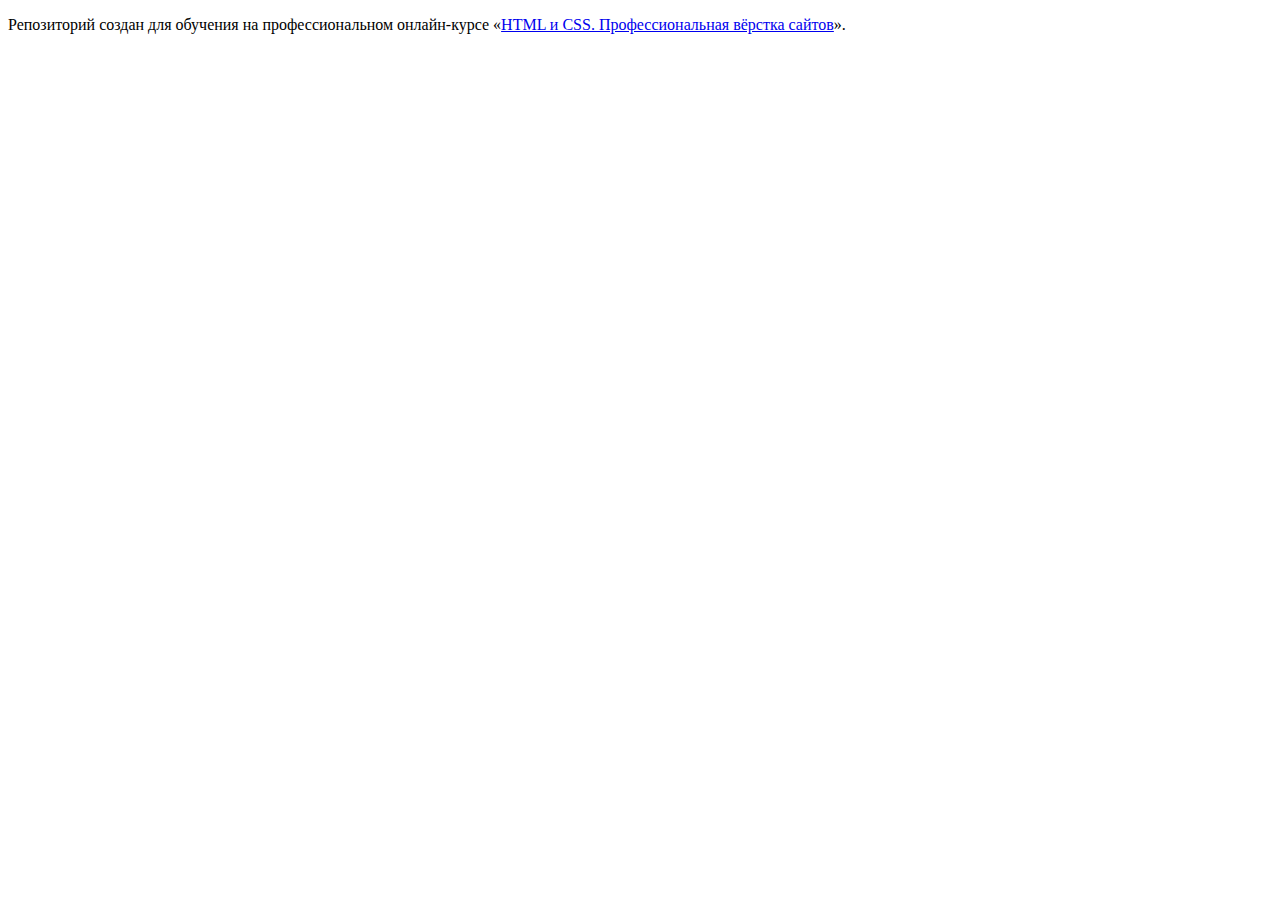
<file: 1/index.html>
<!DOCTYPE html>
<html lang="ru">
  <head>
    <meta charset="utf-8">
    <title>HTML Academy: Глейси</title>
    <base href="https://htmlacademy-htmlcss.github.io/2209509-gllacy-35/1/">
</head>
  <body>

    <p>Репозиторий создан для обучения на профессиональном онлайн‑курсе «<a href="https://htmlacademy.ru/intensive/htmlcss">HTML и CSS. Профессиональная вёрстка сайтов</a>».</p>

  </body>
</html>
</file>
<file: css/style.css>
@font-face {
  font-family: "Inter";
  font-style: normal;
  font-weight: 400;
  src: url("../fonts/inter-400.woff2") format("woff2");
  font-display: swap;
}

@font-face {
  font-family: "Inter";
  font-style: normal;
  font-weight: 700;
  src: url("../fonts/inter-700.woff2") format("woff2");
  font-display: swap;
}

@font-face {
  font-family: "Inter";
  font-style: normal;
  font-weight: 900;
  src: url("../fonts/inter-900.woff2") format("woff2");
  font-display: swap;
}

@keyframes spinner {
  0% {
    transform: rotate(0deg);
  }

  100% {
    transform: rotate(360deg);
  }
}

*,
*::before,
*::after {
  box-sizing: border-box;
}

:root {
  --basic-extra-dark: #2d3440;
  --basic-dark: #565c66;
  --basic-light: #e7e7e7;
  --basic-neutral: #e0dede;
  --basic-neutral-disabled: #b9b9b94b;
  --basic-extra-light: #fcfcfc;
  --basic-white: #ffffff;
  --special-extra-bright: #ff2f64;
  --special-extra-bright-border: #ff2f644d;
  --special-bright: #ff4a78;
  --special-neutral: #ff7799;
  --special-light: #feafc3;
  --special-extra-light: #ffcbd8;
  --error-color: #ea5454;
  --background-advantages: #f6e1afff;
  --background-delivery: #ecf3Ecff;
  --background-contacts: #efe9efff;
}

html {
  height: 100%;
}

body {
  display: flex;
  height: 100%;
  min-width: 1366px;
  margin: 0;
  font-family: "Inter", sans-serif;
  font-size: 16px;
  line-height: 22px;
  color: var(--basic-extra-dark);
  background-color: var(--special-light);
}

img {
  max-width: 100%;
  object-fit: contain;
  line-height: 0;
  vertical-align: top;
}

input[type="search"]::-webkit-search-decoration,
input[type="search"]::-webkit-search-cancel-button,
input[type="search"]::-webkit-search-results-button,
input[type="search"]::-webkit-search-results-decoration {
  display: none;
}

.reset-list {
  margin: 0;
  padding: 0;
  list-style-type: none;
}

/* заголовки */
.heading-h1 {
  margin: 0;
  font-style: normal;
  font-size: 36px;
  line-height: 46px;
  font-weight: 900;
  color: var(--basic-extra-dark);
}

.heading-h2 {
  margin: 0 0 55px;
  font-style: normal;
  font-size: 32px;
  line-height: 46px;
  font-weight: 900;
  text-align: center;
  color: var(--basic-extra-dark);
}

.heading-h2-title {
  margin-bottom: 56px;
}

.heading-h3 {
  margin: 0;
  font-style: normal;
  font-size: 24px;
  line-height: 30px;
  color: var(--basic-extra-dark);
}

.heading-h4 {
  margin: 0 0 8px;
  font-style: normal;
  font-size: 20px;
  line-height: 24px;
  font-weight: 700;
  color: var(--basic-extra-dark);
}

.catalog-page-title {
  margin-bottom: 40px;
  text-align: left;
}

/* header главной страницы */
.page-navigation {
  display: flex;
  margin-bottom: 25px;
  padding: 24px 0;
  line-height: 20px;
  color: var(--basic-extra-dark);
}

/* header каталога */
.catalog-page-header {
  margin-bottom: 32px;
}

/* навигация */
.navigation {
  display: flex;
  justify-content: space-between;
  flex-grow: 1;
  margin: 0 auto;
}

.logo {
  margin-right: 16px;
}

.logo:hover {
  opacity: 0.7;
}

.navigation-item {
  display: inline-flex;
  min-height: 32px;
  font-style: normal;
  line-height: 20px;
  font-weight: 400;
  color: var(--basic-extra-dark);
}

.navigation-link {
  max-width: 180px;
  margin-left: 3px;
  padding: 6px 14px;
  font-size: 16px;
  font-weight: 400;
  text-align: center;
  color: var(--basic-extra-dark);
  border: 2px solid transparent;
  border-radius: 30px;
  text-overflow: ellipsis;
  text-decoration: none;
  text-transform: none;
  overflow: hidden;
}

.navigation-link.navigation-current {
  padding: 6px 14px;
  color: var(--basic-extra-light);
  background-color: var(--special-bright);
  border: 2px solid transparent;
  border-radius: 30px;
}

.navigation-link:hover,
.navigation-link.navigation-current:hover {
  color: var(--basic-extra-dark);
  background-color: rgba(252, 252, 252, 0.5);
  border: 2px solid transparent;
}

.navigation-link:active,
.navigation-link.navigation-current:active {
  color: var(--basic-extra-dark);
  background-color: var(--basic-extra-light);
}

.navigation-link:focus,
.navigation-link.navigation-current:focus {
  color: var(--basic-extra-dark);
  background-color: rgba(252, 252, 252, 0.5);
  border: 2px solid var(--basic-extra-dark);
}

.navigation-list {
  display: flex;
  align-items: center;
}

.navigation-icon {
  flex-shrink: 0;
  margin-right: 6px;
  fill: var(--basic-extra-dark);
}

.navigation-chapters {
  max-width: 500px;
  flex-wrap: wrap;
}

.navigation-chapters .navigation-item {
  display: inline-flex;
  max-width: 200px;
}

.navigation-user {
  max-width: 500px;
  flex-wrap: wrap;
}

.navigation-user .navigation-item:not(:last-child) {
  margin-right: 14px;
}

.navigation-phone-link {
  display: inline-flex;
  align-items: center;
}

.navigation-phone {
  display: inline-block;
  max-width: 150px;
  overflow: hidden;
  text-overflow: ellipsis;
}

.link-button {
  display: inline-flex;
  padding: 4px 14px;
  align-items: center;
  background-color: rgba(252, 252, 252, 0.3);
  border: 2px solid transparent;
  border-radius: 30px;
}

.link-icon-button {
  padding: 6px;
  border-radius: 50%;
}

.link-icon-button .navigation-icon {
  margin-right: 0;
}

/* main главной и каталога */
.main,
.main-inner {
  flex-grow: 1;
}

/* общий контейнер */
.container {
  display: flex;
  flex-direction: column;
  width: 1170px;
  margin: 0 auto;
}

/* кнопки */
.button {
  display: inline-block;
  max-width: 255px;
  min-width: 32px;
  padding: 12px 32px;
  font-family: inherit;
  font-size: 16px;
  line-height: 20px;
  font-weight: 700;
  text-align: center;
  vertical-align: top;
  border: none;
  border-radius: 26px;
  text-decoration: none;
  text-transform: none;
  cursor: pointer;
  overflow: hidden;
  text-overflow: ellipsis;
}

.button-dark,
.button-dark-load {
  color: var(--basic-extra-light);
  background-clip: padding-box;
  background-color: var(--special-extra-bright);
  box-shadow: 0 0 0 4px var(--special-extra-bright-border),
    0 4px 12px rgba(45, 52, 64, 0.1);
}

.button-dark:hover {
  color: var(--basic-extra-dark);
  background-color: var(--basic-extra-light);
  box-shadow: 0 0 0 4px var(--special-extra-bright);
}

.button-dark:active {
  color: var(--basic-extra-light);
  background-color: var(--special-light);
  box-shadow: 0 0 0 2px var(--basic-extra-dark);
}

.button-dark:focus {
  color: var(--basic-extra-light);
  background-color: var(--special-extra-bright);
  box-shadow: 0 0 0 2px var(--basic-extra-dark);
}

.button-dark:disabled {
  font-weight: 400;
  color: var(--basic-dark);
  background-color: var(--basic-neutral-disabled);
  box-shadow: 0 0 0 4px var(--basic-neutral);
}

.button-container {
  display: flex;
  justify-content: center;
  min-width: 160px;
  min-height: 52px;
  align-items: center;
}

.button-light,
.button-light-load {
  color: var(--basic-extra-dark);
  background-clip: padding-box;
  background-color: var(--basic-extra-light);
  box-shadow: 0 0 0 4px rgba(252, 252, 252, 0.4),
    0 4px 12px rgba(45, 52, 64, 0.1);
}

.button-light:hover {
  color: var(--basic-extra-dark);
  background-color: rgba(252, 252, 252, 0.4);
  box-shadow: 0 0 0 4px var(--basic-extra-light);
}

.button-light:active {
  color: var(--basic-extra-dark);
  background-color: var(--basic-extra-light);
  box-shadow: 0 0 0 2px var(--basic-extra-dark);
}

.button-light:focus {
  color: var(--basic-extra-dark);
  background-color: rgba(252, 252, 252, 0.5);
  box-shadow: 0 0 0 2px var(--basic-extra-dark);
}

.button-light:disabled {
  color: var(--basic-neutral-disabled);
  background-color: var(--basic-light);
  box-shadow: 0 0 0 2px var(--basic-extra-dark);
}

/* классы для кнопок загрузки с анимацией */
.button-light-load,
.button-dark-load {
  position: relative;
}

.button-light-loading::after {
  border-color: var(--basic-extra-dark) transparent transparent transparent;
}

.button-dark-loading::after {
  border-color: var(--basic-extra-light) transparent transparent transparent;
}

/* формы */
.form-input {
  width: 100%;
  padding: 13px 15px;
  font-size: inherit;
  line-height: 20px;
  border: 1px solid var(--basic-neutral);
  border-radius: 4px;
  outline: none;
}

.form-input::placeholder {
  color: var(--basic-neutral);
}

.form-input:hover {
  border: 1px solid var(--basic-extra-dark);
}

.form-input:focus {
  padding: 12px 14px;
  border: 2px solid var(--basic-extra-dark);
}

.form-input:disabled {
  background-color: var(--basic-light);
  border: 1px solid var(--basic-neutral);
}

.form-input:disabled:hover {
  color: var(--basic-extra-dark);
}

.text-input {
  max-height: 48px;
  font-family: 'Inter';
  font-style: normal;
  font-weight: 400;
  font-size: 16px;
  line-height: 20px;
  color: #B9B9B9;

}

.textarea-input {
  resize: none;
  font-family: 'Inter';
  font-style: normal;
  font-weight: 400;
  font-size: 16px;
  line-height: 20px;
  color: #2D3440;
}

.form-label-container {
  display: flex;
  margin-bottom: 8px;
  align-items: center;
}

.label-form {
  margin-right: 4px;
  line-height: 20px;
}

.input-search-container {
  position: relative;
  padding: 0;
  border: none;
}

.input-search-button {
  position: absolute;
  right: 0;
  top: 50%;
  transform: translateY(-50%);
  display: none;
  padding: 13px;
  line-height: 10px;
  background-color: transparent;
  border: none;
}

.input-search-button svg {
  fill: var(--basic-extra-dark);
  opacity: 0.4;
}

/* тултип */
.tooltip {
  display: flex;
  align-items: center;
}

.tooltip-button {
  position: relative;
  display: flex;
  justify-content: center;
  align-items: center;
  padding: 0;
  margin: 0;
  background-color: transparent;
  border: none;
  cursor: pointer;
}

.tooltip-icon {
  fill: var(--basic-extra-dark);
}

.tooltip-text {
  position: absolute;
  display: none;
  left: 22px;
  top: -10px;
  z-index: 1;
  min-width: 150px;
  padding: 10px 8px;
  font-size: 12px;
  line-height: 16px;
  text-align: left;
  background-color: var(--basic-extra-light);
  border: 1px solid var(--basic-neutral);
  border-radius: 1px;
  box-shadow: 0 2px 12px rgba(173, 152, 143, 0.18);
}


.tooltip-text::before {
  left: -8px;
  border-right-color: var(--basic-neutral);
}

.tooltip-text::after {
  left: -7px;
  border-right-color: var(--basic-extra-light);
}

.tooltip-button:hover .tooltip-text,
.tooltip-button:focus .tooltip-text {
  display: block;
}

/* слайдер с мороженым */

.intro {
  display: grid;
  grid-template-columns: 570px 1fr;
  margin-bottom: 75px;
  position: relative;
}

.intro-container {
  margin-right: 20px;
  padding-top: 112px;
  padding-left: 70px;
}

.intro-title {
  margin-bottom: 24px;
}

.intro-description {
  margin: 0 0 48px;
  font-style: normal;
  font-size: 18px;
  line-height: 24px;
  font-weight: 400;
  color: var(--basic-extra-dark);
}

.slider-pagination-list {
  display: flex;
  align-items: center;
}

.slider-pagination-item {
  position: relative;
  display: flex;
  justify-content: center;
  align-items: center;
  min-width: 100px;
  margin-right: 40px;
  opacity: 0.4;
}

.active.slider-pagination-item {
  min-width: 306px;
  margin-right: 56px;
  opacity: 1;
}

.active.slider-pagination-item:last-child {
  margin-right: 0;
}

.slider-preview {
  left: -22px;
}

.slider-next {
  right: -22px;
}

.slider-pagination-button {
  position: relative;
  padding: 0;
  background-color: transparent;
  border: none;
  opacity: 0.5;
  transition: 0.5s;
}

.active.slider-pagination-item .slider-pagination-button {
  opacity: 1;
  transition: 0.5s;
}

.slider-pagination-item .slider-pagination-img {
  width: 100px;
  height: 147px;
  transition: 0.5s;
}

.active.slider-pagination-item .slider-pagination-img {
  width: 306px;
  height: 506px;
  transition: 0.5s;
}

.active.slider-pagination-item .slider-button  {
 opacity: 1;
 z-index: 1;
 transition: 0.5s;
}

.slider-pagination-item .slider-button  {
  opacity: 0;
  z-index: -99;
  transition: 0.5s;
 }

.active.slider-pagination-item .slider-pagination-button::after {
  content: "";
  position: absolute;
  width: 312px;
  height: 312px;
  left: 0;
  bottom: 95px;
  background-color: #ffcbd8;
  z-index: -1;
  border-radius: 50%;
  transition: 0.5s;
}

.slider-pagination-button::after {
  content: "";
  position: absolute;
  width: 100px;
  height: 100px;
  left: 0;
  bottom: 25px;
  background-color: #ffcbd8;
  z-index: -1;
  border-radius: 50%;
  transition: 0.5s;
}

.slider-button {
  position: absolute;
  display: inline-flex;
  padding: 9px;
  background-clip: padding-box;
  background-color: rgba(252, 252, 252, 0.3);
  border: 2px solid var(--basic-extra-light);
  border-radius: 50%;
  cursor: pointer;
}

.slider-button svg {
  fill: var(--basic-extra-light);
}

.slider-button:hover {
  background-clip: border-box;
  background-color: var(--basic-extra-light);
  border: 2px solid var(--basic-extra-light);
}

.slider-button:hover svg,
.slider-button:active svg,
.slider-button:focus svg {
  fill: var(--basic-extra-dark);
}

.slider-button:active {
  background-color: rgba(252, 252, 252, 0.5);
  border: 2px solid rgba(252, 252, 252, 0.5);
}

.slider-button:focus {
  background-color: rgba(252, 252, 252, 0.5);
  border: 2px solid var(--basic-extra-dark);
}

.slider-button:disabled {
  background-color: rgba(252, 252, 252, 0.3);
  border: 2px solid rgba(252, 252, 252, 0.5);
  opacity: 0.4;
}

.slider-button:disabled svg {
  fill: rgba(252, 252, 252, 0.5);
}

.bullet-container {
  display: flex;
  grid-column: 1 / 3;
  justify-content: space-between;
}

.slider-pagination-bullet {
  display: flex;
  align-content: center;
  justify-content: center;
  margin-top: 5px;
}

.bullet {
  width: 12px;
  height: 12px;
  margin-right: 8px;
  padding: 0;
  background-color: rgba(252, 252, 252, 0.3);
  border: 1px solid transparent;
  border-radius: 50%;
  cursor: pointer;
}

.bullet-current {
  background-color: var(--basic-extra-light);
}

.bullet:hover {
  background-color: rgba(252, 252, 252, 0.5);
  border: 1px solid var(--basic-extra-light);
}

.bullet:active {
  background-clip: padding-box;
  background-color: rgba(252, 252, 252, 0.5);
  border: 1px solid rgba(252, 252, 252, 0.5);
}

.bullet:focus {
  background-color: rgba(252, 252, 252, 0.5);
  border: 1px solid var(--basic-extra-dark);
}

/* баннеры */
.banners {
  margin-bottom: 80px;
}

.banners-title {
  margin-top: 20px;
}

.banners-item {
  padding: 40px 200px 35px 36px;
  background-color: var(--special-neutral);
  background-position: right bottom;
  background-repeat: no-repeat;
  border-radius: 16px;
}

.banners-description {
  margin: 28px 0;
  margin-top: 25px;
  font-size: 16px;
}

.banners-item-raspberry {
  background-image: url("../images/banner1.png");
}

.banners-item-marshmellow {
  background-image: url("../images/banner2.png");
}

.banners-item-title {
  margin: 0;
}

.banners-list {
  display: grid;
  grid-template-columns: 1fr 1fr;
  grid-column-gap: 30px;
}

/* карточки товара */
.offers {
  margin-bottom: 80px;
}

.offers-link {
  display: flex;
  flex-direction: column;
  align-items: center;
}

.offers-item {
  position: relative;
  display: flex;
  flex-direction: column;
  width: 270px;
  padding: 0 40px 25px;
}

.offers-item::after {
  content: "";
  position: absolute;
  left: 0%;
  right: 0%;
  top: 15.36%;
  bottom: 0%;
  border-radius: 8px;
  background-color: #FCFCFC;
  z-index: -1;
}

.offers-image {
  display: block;
  margin-bottom: 16px;
  border-radius: 50%;
  box-shadow: 0 4px 12px rgba(45, 52, 64, 0.1);
}

.offers-list {
  display: grid;
  grid-template-columns: repeat(4, 1fr);
  gap: 40px 30px;
}

.offers-description {
  margin-top: 0;
  margin-bottom: 13px;
  text-align: center;
}

.offers-button {
  display: inline-flex;
  padding: 6px;
  background-clip: border-box;
  background-color: var(--special-extra-bright);
  border: 2px solid var(--special-extra-bright);
  border-radius: 26px;
}

.offers-button svg {
  fill: var(--basic-extra-light);
}

.offers-button:hover {
  background-clip: padding-box;
  background-color: rgba(252, 252, 252, 0.3);
}

.offers-button:hover svg,
.offers-button:active svg {
  fill: var(--basic-extra-dark);
}

.offers-button:active {
  background-clip: padding-box;
  background-color: var(--special-light);
}

.offers-button:focus {
  background-clip: padding-box;
  background-color: var(--special-extra-bright);
  border: 2px solid var(--basic-extra-dark);
}

.offers-button:focus svg {
  fill: var(--basic-extra-light);
}

.offers-button:disabled {
  background-color: var(--basic-neutral);
  border: 2px solid var(--basic-neutral);
}

.offers-price {
  font-size: 20px;
  line-height: 24px;
  margin-bottom: -5px;
  letter-spacing: 1px;
}

.offers-order {
  display: flex;
  justify-content: space-between;
  align-items: center;
}

.offers-underlay {
  position: absolute;
  top: 51px;
  right: 0;
  bottom: 0;
  left: 0;
  z-index: -1;
  background-color: var(--basic-white);
  border-radius: 8px;
}

/* карточки товара в каталоге */
.catalog-offers {
  margin-bottom: 40px;
}

.catalog-offers .offers-list {
  margin-bottom: 16px;
}

/* преимущества */
.advantages {
  margin-bottom: 80px;
  padding: 24px;
  background-color: var(--background-advantages);
  background-image: url("../images/wafer-bg-pattern.jpg");
  background-position: 100%;
  background-repeat: no-repeat;
  background-size: cover;
  border-radius: 16px;
}

.advantages-title {
  padding-top: 2px;
}

.advantages-container {
  padding: 56px 40px;
  background-color: var(--basic-white);
  border-radius: 16px;
}

.advantages-list {
  display: grid;
  grid-template-columns: 1fr 1fr;
  gap: 40px 32px;
}

.advantages-item {
  position: relative;
  flex-basis: 50%;
  padding-left: 64px;
  font-size: 16px;
}

.advantages-item-description {
  margin: 0;
}

.advantages-item::before {
  position: absolute;
  top: 0;
  left: 0;
  width: 48px;
  height: 48px;
  background-position: center;
  background-repeat: no-repeat;
  border: 2px solid var(--basic-extra-dark);
  border-radius: 50%;
  content: "";
}

.icon-ice-cream::before {
  background-image: url("../images/icecream.svg");
}

.icon-cow::before {
  background-image: url("../images/caw.svg");
}

.icon-leaf::before {
  background-image: url("../images/leaf.svg");
}

.icon-thermometer::before {
  background-image: url("../images/termometer.svg");
}

/* новости и подписка */
.news {
  display: grid;
  grid-template-columns: 1fr 1fr;
  grid-column-gap: 30px;
  margin-bottom: 80px;
}

.news-post {
  position: relative;
  background-image: url("../images/new.jpg");
  padding: 32px 235px 67px 32px;
  border-radius: 16px;
  background-position: right top;
  background-color: white;
}

.text-wrapper {
  margin-top: 3px;
  margin-left: 5px;
}

.news-post-title {
  display: block;
  margin-bottom: 10px;
  line-height: 20px;
}

.news-subscribe {
  position: relative;
  background-image: url("../images/subscribe.jpg");
  display: flex;
  padding: 26px;
  background-position: right top;
  background-color: white;
  border-radius: 16px;
}

.news-subscribe-container {
  padding: 26px;
  background-color: var(--basic-white);
  border-radius: 16px;
}

.news-subscribe-description {
  margin: 0 0 44px;
}

.news-subscribe-form-container {
  display: flex;
  align-items: center;
  gap: 18px;
}

.subscribe-input {
  width: 332px;
  padding: 12px;
  font-size: inherit;
  line-height: 20px;
  border: 1px solid var(--basic-neutral);
  border-radius: 4px;
  outline: none;
}

.news-subscribe-form-container .button {
  flex-shrink: 0;
}

/* доставка */
.delivery {
  display: flex;
  margin-bottom: 70px;
  padding: 64px 64px 64px 100px;
  background-color: var(--background-delivery);
  background-image: url("../images/delivery.jpg");
  background-repeat: no-repeat;
  background-size: cover;
  border-radius: 16px;
}

.delivery-title {
  margin-top: 105px;
  margin-bottom: 24px;
  text-align: left;
}

.delivery-description {
  margin-right: 135px;
}

.delivery-form-container {
  min-width: 500px;
  min-height: 132px;
  max-width: 500px;
  padding: 40px;
  background-color: var(--basic-white);
  border-radius: 8px;
  box-shadow: 0 15px 40px rgba(45, 52, 64, 0.12);
}

.delivery-form {
  display: grid;
  grid-template-columns: minmax(min-content, 117px) 1fr;
  gap: 20px 16px;
  margin-bottom: 32px;
}

.delivery-submit {
  display: block;
  margin: 0 auto;
}

.delivery-help {
  display: block;
  margin-bottom: 32px;
}

.delivery-address {
  grid-column: 1 / -1;
}

/* контакты */
.contacts {
  padding: 64px 763px 67px 64px;
  background-color: #e7e7e7;
  background-image: url("../images/feetback.jpg");
  background-position: center;
  background-repeat: no-repeat;
  background-size: cover;
  border-radius: 16px;
}

.contacts-container {
  padding: 40px 40px;
  margin-top: 8px;
  background-color: var(--basic-extra-light);
  border-radius: 8px;
  box-shadow: 0 8px 16px rgba(45, 52, 64, 0.12);
}

.feedback-button {
  margin-top: -2px;
}

.contacts-main-office {
  display: flex;
  margin-bottom: 10px;
  padding-top: 4px;
}

.contacts-address {
  display: flex;
  margin-bottom: 24px;
  line-height: 24px;
}

.contacts-for-delivery {
  display: flex;
  margin-bottom: 12px;
}

.contacts-phone {
  display: flex;
  margin-bottom: 0;
  line-height: 24px;
}

.contacts-hours {
  display: flex;
  margin-bottom: 33px;
  line-height: 20px;
}

.address-container {
  font-style: normal;
}

/* хлебные крошки */

.arrow {
  margin-left: 10px;
}

.breadcrumbs {
  display: flex;
  margin-bottom: 16px;
  line-height: 20px;
  color: var(--basic-extra-dark);
}

.breadcrumbs-item {
  position: relative;
  display: inline;
  margin-right: 10px;
  max-width: 200px;
  color: inherit;
}

.breadcrumbs-item:last-child {
  margin-right: 0;
}

.breadcrumbs-item::after {
  position: absolute;
  top: 4px;
  right: -22px;
  display: block;
  width: 16px;
  height: 16px;
  background-image: url("../images/chevrons-right.svg");
  background-position: center;
  background-repeat: no-repeat;
  content: "";
}

.breadcrumbs-item:last-child::after {
  content: none;
}

.breadcrumbs-item-current {
  text-decoration: underline;
}

.breadcrumbs-link {
  display: block;
}

/* фильтр-меню каталога */
.catalog-filters {
  margin-bottom: 44px;
  line-height: 20px;
}

.catalog-filter {
  padding: 7px 25px;
  background-color: rgba(252, 252, 252, 0.3);
  background-image: url("../images/sort-arrow.svg");
  background-repeat: no-repeat;
  background-position: right 16px center;
  border: none;
  border-radius: 18px;
}

.catalog-filter-extender {
  padding: 7px 25px;
  background-color: rgba(252, 252, 252, 0.3);
  background-repeat: no-repeat;
  background-position: right 16px center;
  border: none;
  border-radius: 18px;
}

.filters-group {
  display: flex;
  flex-wrap: wrap;
  align-items: flex-end;
  gap: 16px 0;
  margin-bottom: 44px;
}

.filters-group-item {
  margin-right: 24px;
}

.filters-group-label {
  display: inline-block;
  max-width: 605px;
  margin-bottom: 8px;
  margin-left: 16px;
  cursor: pointer;
}

.control {
  display: inline-flex;
  align-items: center;
  cursor: pointer;
}

.control-input {
  display: none;
}

.control:focus .filters-icon,
.control:active .filters-icon {
  fill: #ffffff;
}

.control:focus .filters-icon.filters-icon-checked,
.control:active .filters-icon.filters-icon-checked {
  fill: #ffffff;
}

.control-input:checked ~ .filters-icon:not(.filters-icon-checked) {
  display: none;
}

.control-input:not(:checked) ~ .filters-icon-checked {
  display: none;
}

.filters-icon {
  flex-shrink: 0;
  margin-right: 8px;
  fill: var(--basic-extra-dark);
}

.filters-icon:hover {
  fill: var(--basic-extra-light);
}

.filters-icon:disabled {
  fill: var(--basic-neutral-disabled);
}

.select-control,
.filters-range {
  display: block;
  max-width: 196px;
  border-radius: 20px;
}

.select-control {
  min-width: 196px;
  padding: 6px 14px;
  line-height: 20px;
  background-clip: padding-box;
  background-color: rgba(252, 252, 252, 0.3);
  background-position: right 10px center;
  background-repeat: no-repeat;
  border: 2px solid rgba(252, 252, 252, 0.3);
  appearance: none;
}

.select-control:hover {
  background-clip: padding-box;
  background-color: rgba(252, 252, 252, 0.5);
  border: 2px solid rgba(252, 252, 252, 0.5);
}

.select-control:focus {
  background-clip: padding-box;
  background-color: rgba(252, 252, 252, 0.5);
  border: 2px solid var(--basic-extra-light);
}

.filters-range {
  padding: 17px;
  background-color: rgba(252, 252, 252, 0.3);
  border-radius: 20px;
}

.filters-range-scale {
  position: relative;
  width: 164px;
  height: 0;
  border: 1px solid rgba(86, 92, 102, 0.3);
  border-radius: 2px;
}

.filters-range-bar {
  position: absolute;
  top: -3px;
  left: 30px;
  width: 75px;
  height: 0;
  border: 1px solid var(--basic-dark);
}

.filters-range-toggle {
  position: absolute;
  display: block;
  box-sizing: content-box;
  width: 4px;
  height: 4px;
  background-color: var(--basic-extra-light);
  border: 6px solid var(--basic-extra-dark);
  border-radius: 50%;
  cursor: pointer;
}

.filters-range-toggle:hover {
  background-color: var(--basic-extra-dark);
  border: 6px solid var(--basic-extra-light);
}

.filters-range-toggle:active {
  background-color: var(--basic-extra-dark);
}

.filters-range-toggle:focus {
  background-color: var(--basic-extra-dark);
  box-shadow: 0 0 0 2px var(--basic-extra-dark);
  border: 6px solid var(--basic-extra-light);
}

.toggle-min {
  transform: translate(-50%, -50%);
}

.toggle-max {
  right: 0;
  transform: translate(50%, -50%);
}

.fatness-filter-list,
.fillers-filter-list {
  display: flex;
  border-radius: 18px;
  flex-wrap: wrap;
}

.fatness-filter-list {
  min-width: 383px;
  padding: 5px 24px;
  flex-wrap: wrap;
}

.fatness-filter-item:not(:last-child),
.fillers-filter-item:not(:last-child) {
  margin-right: 16px;
}

.filter-button {
  padding: 8px 52px;
  font-size: 14px;
  margin-left: -5px;
  font-weight: 700;
  color: var(--basic-extra-dark);
  background-clip: padding-box;
  background-color: rgba(252, 252, 252, 0.3);
  border: 2px solid var(--basic-extra-light);
  border-radius: 20px;
}

.filter-button:hover {
  color: var(--basic-extra-dark);
  background-color: rgba(252, 252, 252, 0.3);
  border: 2px solid var(--basic-extra-light);
}

.filter-button:active {
  color: var(--basic-extra-dark);
  background-color: rgba(252, 252, 252, 0.5);
  border: var(--basic-extra-light);
}

.filter-button:focus {
  color: var(--basic-extra-dark);
  background-color: rgba(252, 252, 252, 0.3);
  border: 2px solid var(--basic-extra-dark);
}

.filter-button:disabled {
  color: var(--basic-extra-dark);
  background-color: rgba(252, 252, 252, 0.3);
  border: 2px solid var(--basic-extra-light);
  opacity: 0.4;
}

/* пагинация каталога */
.offers-pagination {
  display: grid;
  grid-template-columns: repeat(3, 1fr);
  padding: 39px 0;
}

.offers-button-container {
  display: flex;
  grid-column: 2;
  justify-content: center;
  align-items: center;
}

.offer-button {
  margin-top: 5px;
  margin-right: 13px;
}

.catalog-pagination-container {
  display: flex;
  justify-content: flex-end;
  align-items: center;
}

.catalog-pagination {
  display: flex;
}

.pagination-link {
  display: flex;
  justify-content: center;
  min-width: 24px;
  padding: 1px 6px;
  line-height: 20px;
  border: 1px solid transparent;
  border-radius: 50%;
}

.pagination-prev,
.pagination-next {
  padding: 3px 0;
}

.pagination-prev svg {
  fill: var(--basic-extra-dark);
  opacity: 0.3;
}

.pagination-next svg {
  fill: var(--basic-extra-dark);
}

.pagination-link.pagination-current,
.pagination-link.pagination-current:hover {
  background-color: var(--basic-extra-light);
  border: 1px solid var(--basic-extra-light);
}

.pagination-link:hover {
  background-clip: padding-box;
  background-color: rgba(252, 252, 252, 0.5);
  border: 1px solid rgba(252, 252, 252, 0.5);
}

.pagination-link:active {
  background-color: rgba(252, 252, 252, 0.5);
  border: 1px solid var(--basic-extra-light);
}

.pagination-link:focus {
  background-color: rgba(252, 252, 252, 0.5);
  border: 1px solid var(--basic-extra-dark);
}

/* footer */


.page-footer {
  display: flex;
  justify-content: space-between;
  width: 1170px;
  margin-top: -2px;
  padding: 45px 0;
}

.catalog-page-footer {
  padding: 48px 4px;
  border-top: 1px solid rgba(252, 252, 252, 0.3);
}

.footer-links {
  display: grid;
  grid-template-columns: max-content max-content;
  justify-content: center;
  gap: 8px 24px;
  padding-left: 120px;
}

.footer-links-item {
  position: relative;
  max-width: 200px;
  line-height: 20px;
}

.footer-links-item::before {
  position: absolute;
  top: 48%;
  left: -22px;
  transform: translateY(-50%);
  width: 16px;
  height: 16px;
  content: "";
}

.heart {
  position: absolute;
  margin-left: 98px;
  margin-top: 4px;
}

.copyright {
  padding-right: 14px;
}

.copyright-info {
  max-width: 200px;
  margin: 8px 0 0;
  padding-top: 8px;
  font-size: 12px;
  line-height: 16px;
}

.htmlacademy-link {
  color: var(--basic-extra-dark);
}

/* соцсети */
.social {
  display: flex;
  flex-wrap: wrap;
  margin-top: 2px;
}

.page-social {
  margin-right: 43px;
}

.social-media {
  padding-left: 4px;
  padding-top: -5px;
}

.social-item:not(:last-child) {
  margin-right: 16px;
}

.social-link {
  display: block;
  width: 24px;
  height: 24px;
  background-clip: border-box;
  background-color: var(--special-light);
  background-position: center;
  background-repeat: no-repeat;
  box-shadow: 0 0 0 2px rgba(252, 252, 252, 0.3);
  border-radius: 24px;
}

.social-link svg {
  fill: var(--basic-extra-light);
}

.social-link:hover {
  background-color: var(--basic-extra-dark);
}

.social-link:active {
  background-color: var(--basic-extra-dark);
  opacity: 0.5;
}

.social-link:focus {
  background-color: var(--basic-extra-dark);
  box-shadow: 0 0 0 2px var(--basic-extra-dark);
}

/* модальное окно */
.popup {
  position: fixed;
  width: 100%;
  height: 100%;
  background: rgba(0, 0, 0, 0.342);
  top: 0;
  left: 0;
  opacity: 0;
  visibility: hidden;
  overflow-y: auto;
  overflow-x: hidden;
  transition: all 0.3s ease 0s;
  z-index: 3;
  cursor: auto;
}

.popup:target {
  opacity: 1;
  visibility: visible;
}

.popup-body {
  min-height: 100%;
  display: flex;
  align-items: center;
  justify-content: center;
  padding: 30px 10px;
}

.popup-content {
  background: #FCFCFC;
  width: 570px;
  height: 545px;
  padding: 64px;
  position: relative;
}

.modal-title {
  margin-bottom: 30px;
}

.popup-close {
  position: absolute;
  top: 32px;
  right: 27px;
  width: 20px;
  height: 20px;
  padding: 0;
  border: none;
  cursor: pointer;
}

.popup-title {
  margin-bottom: 32px;
}

.modal-form {
  display: flex;
  flex-direction: column;
  gap: 16px;
  margin-bottom: 30px;
  padding: 0;
  border: none;
}

.modal-button-container {
  padding-left: 292px;
}

.popup-area {
  position: absolute;
  width: 100%;
  height: 100%;
  top: 0;
  left: 0;
}

/* поповеры */
.popover-container {
  position: relative;
}

.popover {
  position: absolute;
  top: 100%;
  z-index: 2;
  margin-top: 8px;
  padding: 8px 0;
  background-color: var(--basic-extra-light);
  border-radius: 4px;
  box-shadow: 0 15px 40px rgba(45, 52, 64, 0.12);
  opacity: 0;
  visibility: hidden;
}

.popover-container:hover .popover {
  opacity: 1;
  visibility: visible;
}

.divider {
  height: 1px;
  background-color: var(--basic-neutral);
}

.cross-btn {
  background-color: var(--basic-extra-light);
  border: var(--basic-extra-light);
  cursor: pointer;
  margin-left: -10px;
}

/* поповер меню каталога */
.popover-title {
  position: relative;
  margin: 0;
  padding: 8px 16px;
  padding-bottom: 12px;
  font-style: normal;
  font-size: 14px;
  line-height: 20px;
  font-weight: 700;
}

.popover-title::after {
  content: "";
  position:absolute;
  display: block;
  width: calc(100% - 32px);
  height: 1px;
  left: 16px;
  bottom: 0;
  background-color: #B9B9B9;
}

.page {
  display: block;
  padding: 7px 16px;
  color: var(--basic-extra-dark);
  white-space: nowrap;
  cursor: pointer;
}

.page:hover {
  background-color: var(--special-extra-light);
}

.page:active {
  background-color: var(--special-neutral);
}

.page-current {
  color: var(--basic-extra-light);
  background-color: var(--special-bright);
}

/* поповер меню поиска */
.search-popover {
  right: 0;
  width: 356px;
  padding: 24px 16px;
}

.search-form {
  padding-right: 3px;
}

/* поповер меню входа */
.auth-popover {
  right: 0;
  display: flex;
  flex-direction: column;
  width: 420px;
  padding: 48px 50px 52px 48px;
}

.auth-container {
  display: flex;
  gap: 21px;
}

.popup-links {
  display: flex;
  flex-direction: column;
  gap: 4px;
}

.popup-link {
  color: var(--basic-extra-dark);
  padding-top: 3px;
}

/* поповер меню корзины */
.cart-popover {
  right: 0;
  display: grid;
  gap: 32px;
  width: 441px;
  padding: 48px;
}

.cart-popover .divider {
  background-color: var(--basic-light);
}

.cart-items {
  display: grid;
  grid-row-gap: 24px;
}

.cart-item {
  display: grid;
  grid-template-columns: 46px 148px 1fr 16px;
  gap: 16px;
  align-items: center;
  margin-top: -1px;
}

.cart-item svg {
  fill: var(--basic-extra-dark);
}

.cart-item-title {
  margin-bottom: 4px;
  font-size: 18px;
}

.cart-description {
  color: var(--basic-neutral);
  font-size: 14px;
  margin-top: 15px;
}

.cart-item-image {
  border-radius: 50%;
  box-shadow: 0 4px 12px rgba(45, 52, 64, 0.1);
}

.cart-item-price {
  font-size: 18px;
}

.cart-final-price {
  font-weight: 700;
  font-size: 18px;
  line-height: 44px;
  color: #2d3440;
}

.cart-actions {
  white-space: nowrap;
  margin-top: 30px;
}

.cart-button {
  margin-right: 29px;
}

.cart-popover-empty {
  right: 0;
  width: 288px;
  padding: 48px 0;
  text-align: center;
}

/* дополнительные классы */
.no-underline {
  color: var(--basic-extra-dark);
  text-decoration: none;
}

.text-bigger {
  font-size: 20px;
}

.text-smaller {
  font-family: 'Inter';
  font-style: normal;
  font-weight: 400;
  font-size: 14px;
  line-height: 20px;
  color: #2D3440;
}

.text-color-secondary {
  color: var(--basic-dark);
  margin-top: 2px;
}

.text-align-center {
  text-align: center;
}

.visually-hidden {
  position: absolute;
  width: 1px;
  height: 1px;
  margin: -1px;
  padding: 0;
  border: 0;
  clip: rect(0 0 0 0);
  overflow: hidden;
}
</file>
